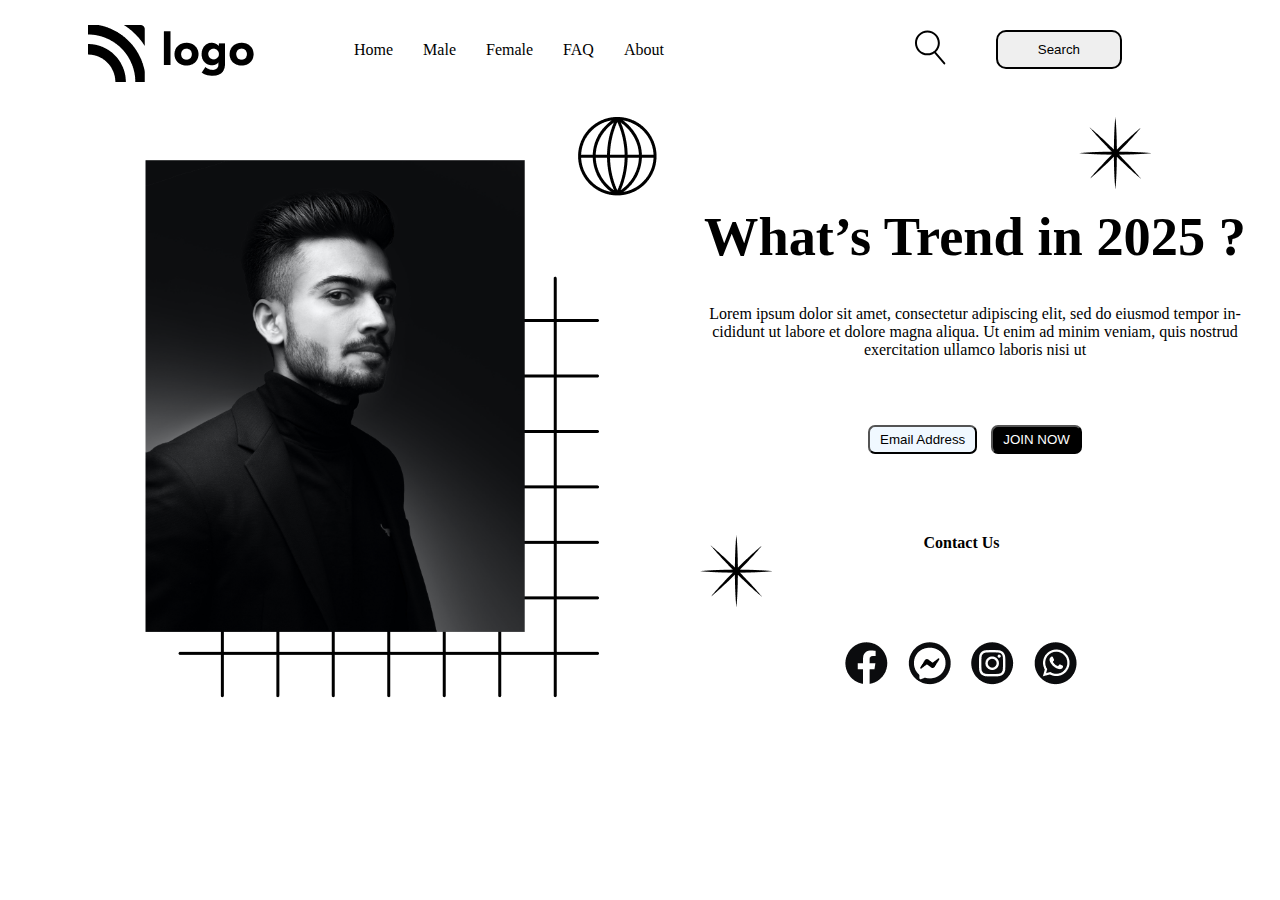
<file: Project 1/index.html>
<!DOCTYPE html>
<html lang="en">
  <head>
    <meta charset="UTF-8" />
    <meta http-equiv="X-UA-Compatible" content="IE=edge" />
    <meta name="viewport" content="width=device-width, initial-scale=1.0" />
    <!-- CSS File -->
    <link rel="stylesheet" href="style.css" />
    <!-- Font Orbiton -->
    <link rel="preconnect" href="https://fonts.googleapis.com" />
    <link rel="preconnect" href="https://fonts.gstatic.com" crossorigin />
    <link
      href="https://fonts.googleapis.com/css2?family=Orbitron:wght@400;500;600;700;800&display=swap"
      rel="stylesheet"
    />

    <!-- FONT Poppins -->
    <link rel="preconnect" href="https://fonts.googleapis.com" />
    <link rel="preconnect" href="https://fonts.gstatic.com" crossorigin />
    <link
      href="https://fonts.googleapis.com/css2?family=Poppins:wght@200;300;400;500;600;700&display=swap"
      rel="stylesheet"
    />
    <title>Document</title>
  </head>
  <body>
    <div class="container">
      <!-- Navbar Section -->
      <section aria-label="navbar">
        <nav class="navbar-container">
          <div>
            <img src="./assets/Logo.png" alt="brand-logo" />
          </div>
          <div>
            <ul class="list">
              <li class="list-item">Home</li>
              <li class="list-item">Male</li>
              <li class="list-item">Female</li>
              <li class="list-item">FAQ</li>
              <li class="list-item">About</li>
            </ul>
          </div>
          <div class="button-group">
            <div class="search-icon">
              <svg
                width="32"
                height="35"
                viewBox="0 0 32 35"
                fill="none"
                xmlns="http://www.w3.org/2000/svg"
              >
                <path
                  d="M13.42 25.34C6.56004 25.34 0.97998 19.76 0.97998 12.9C0.97998 6.03999 6.56004 0.459991 13.42 0.459991C20.28 0.459991 25.86 6.03999 25.86 12.9C25.87 19.76 20.28 25.34 13.42 25.34ZM13.42 2.44999C7.66004 2.44999 2.97998 7.13999 2.97998 12.89C2.97998 18.64 7.66004 23.33 13.42 23.33C19.18 23.33 23.86 18.64 23.86 12.89C23.86 7.13999 19.18 2.44999 13.42 2.44999Z"
                  fill="black"
                />
                <path
                  d="M30.35 34.4C30.07 34.4 29.7899 34.28 29.5899 34.05L19.75 22.53C19.39 22.11 19.44 21.48 19.86 21.12C20.28 20.76 20.91 20.81 21.27 21.23L31.11 32.75C31.47 33.17 31.42 33.8 31 34.16C30.81 34.32 30.58 34.4 30.35 34.4Z"
                  fill="black"
                />
              </svg>
            </div>
            <div><button class="nav-button">Search</button></div>
          </div>
        </nav>
      </section>
      <!-- Hero Banner Section -->
      <section aria-label="banner">
        <div class="hero-container">
          <!-- --------------- -->
          <!-- Patterns -->
          <!-- ---------------- -->
          <span class="square">
            <img src="./assets/squares.png" alt="square-pattern" />
          </span>
          <!-- Star -->
          <span class="star">
            <img src="./assets/start.png" alt="start-pattern" />
          </span>
          <!-- Globe -->
          <span class="globe">
            <img src="./assets/globe.png" alt="globe-pattern" />
          </span>
          <div>
            <img src="./assets/Image.png" alt="person-hero-iamge" />
          </div>  
          <div class="hero-container-right">
            <h1 class="hero-heading">What’s Trend in 2025 ?</h1>
            <p class="hero-description">
              Lorem ipsum dolor sit amet, consectetur adipiscing elit, sed do
              eiusmod tempor in- cididunt ut labore et dolore magna aliqua. Ut
              enim ad minim veniam, quis nostrud exercitation ullamco laboris
              nisi ut
            </p>
            <div>
              <button class="button-email">Email Address</button>
              <button class="button-join">JOIN NOW</button>
            </div>
            <div>
              <h4 class="contact-heading">Contact us</h4>
              <div class="icons">
                <span>
                  <img src="./assets/Group.png" alt="facebook-icon" />
                </span>
                <span>
                  <img src="./assets/Group (1).png" alt="messenger-icon" />
                </span>
                <span>
                  <img src="./assets/Group (2).png" alt="instagram-icon" />
                </span>
                <span>
                  <img src="./assets/Group (3).png" alt="whatsapp-icon" />
                </span>
              </div>
            </div>
          </div>
        </div>
      </section>
    </div>
  </body>
</html>
</file>
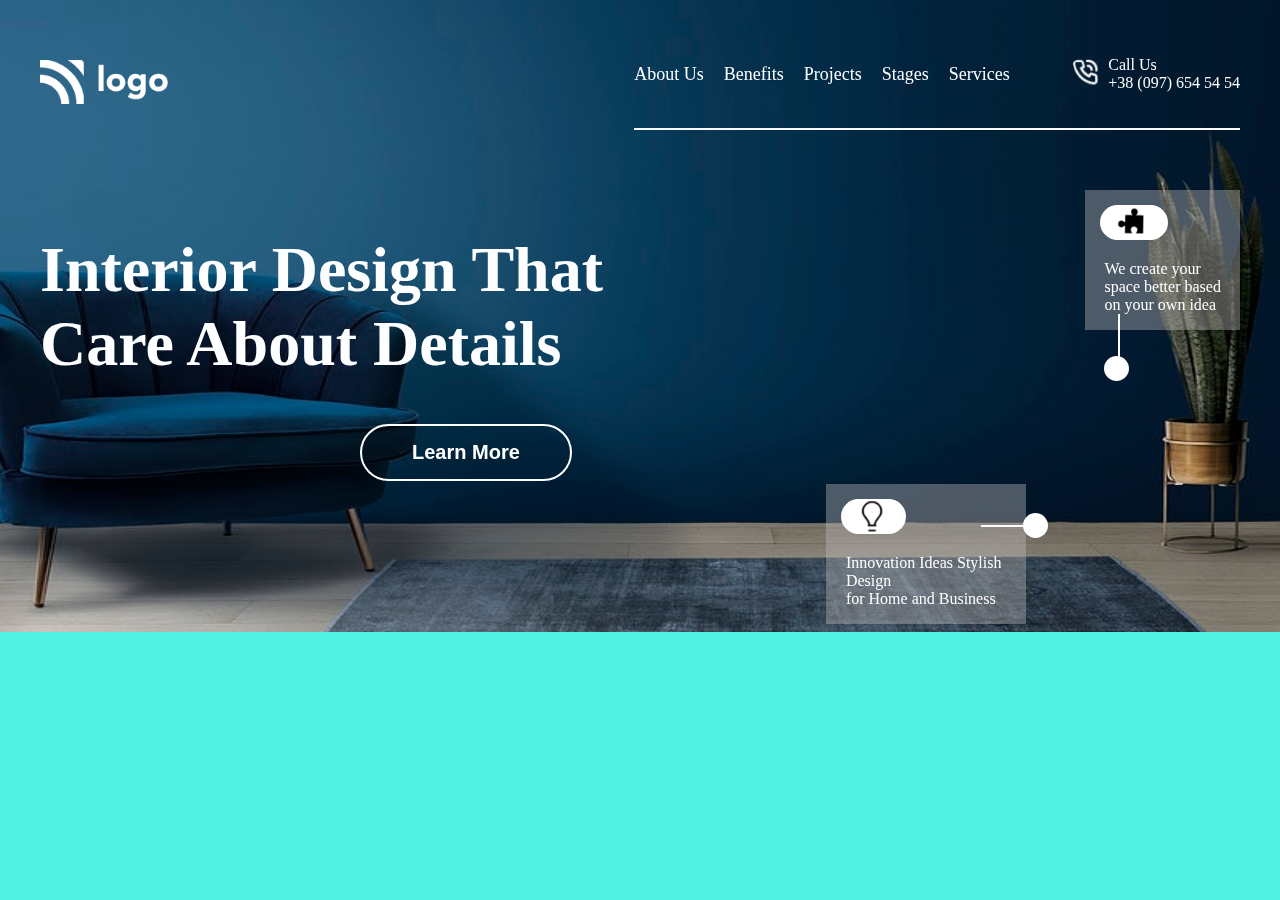
<file: Project 10/index.html>
<!DOCTYPE html>
<html lang="en">

<head>
    <meta charset="UTF-8" />
    <meta http-equiv="X-UA-Compatible" content="IE=edge" />
    <meta name="viewport" content="width=device-width, initial-scale=1.0" />
    <link rel="stylesheet" href="./styles.css" />
    <title>Document</title>
</head>

<body>
    <header class="header-class">
        <div class="logo-img">
            <img src="assets/white-logo.png" alt="logo-img" />
        </div>
        <div class="nav-items">
            <li>About Us</li>
            <li>Benefits</li>
            <li>Projects</li>
            <li>Stages</li>
            <li>Services</li>
            <div class="contact-info">
                <img src="assets/phone.png" alt="phone-img" />
                <p>Call Us <br />+38 (097)  654 54 54</p>
            </div>
        </div>
    </header>
    <middle-section class="middle-section">
        <div class="interior-design">
            <h1 class="interior-design-text">
                Interior Design That Care About Details
            </h1>
        </div>
        <div class="tag-one">
            <img src="assets/puzzle.png" alt="puzzele-img" />
            <p class="puzzle-text">
                We create your space better based on your own idea
            </p>
            <div class="line1"></div>
            <div class="circle1"></div>
        </div>
    </middle-section>
    <bottorm-section class="bottom-section">
        <div class="learn-more">
            <button>Learn More</button>
        </div>
        <div class="innovation-idea">
            <img src="assets/bulb.png" alt="innovation-img" />
            <p class="innovation-text">
                Innovation Ideas Stylish Design <br>for Home and Business
            </p>
            <div class="line2"></div>
            <div class="circle2"></div>
        </div>
    </bottorm-section>
</body>

</html>
</file>
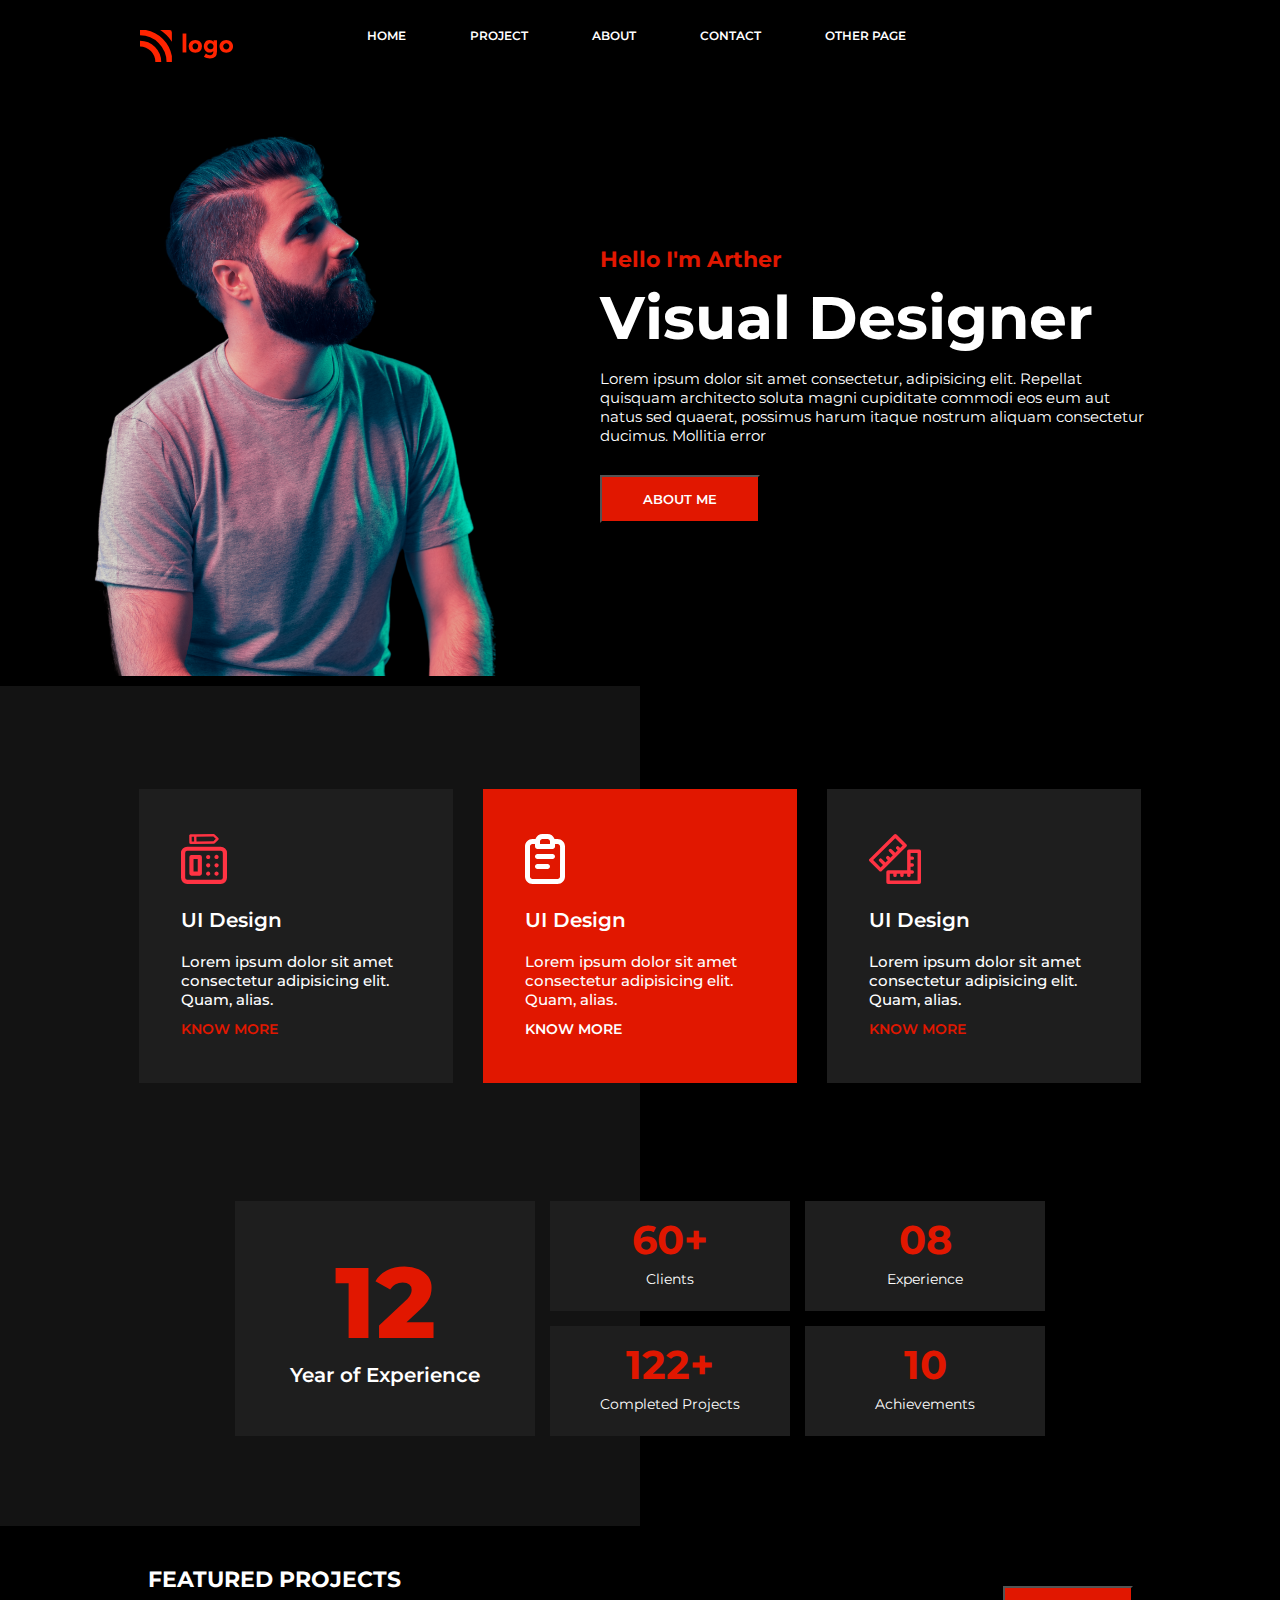
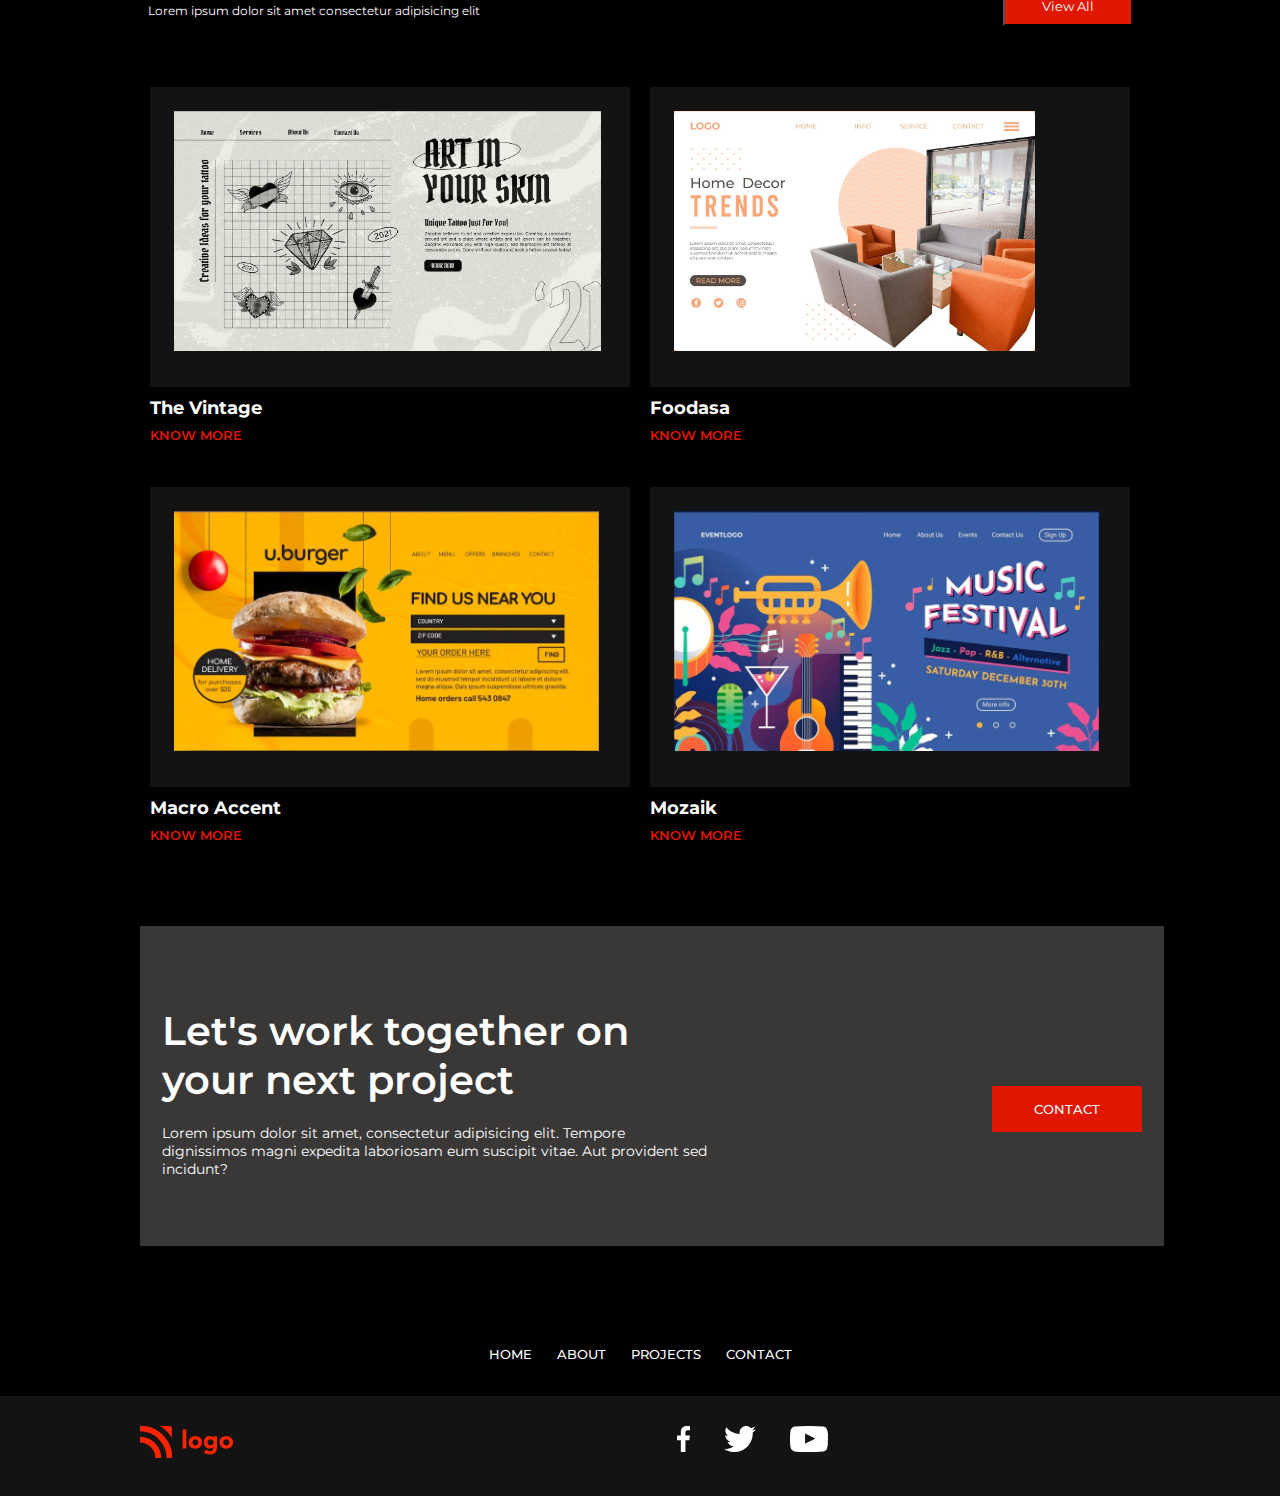
<file: project 15/index.html>
<!DOCTYPE html>
<html lang="en">
  <head>
    <meta charset="UTF-8" />
    <meta http-equiv="X-UA-Compatible" content="IE=edge" />
    <meta name="viewport" content="width=device-width, initial-scale=1.0" />
    <link rel="stylesheet" href="./style.css" />
    <title>Product Design LandingPage</title>
  </head>
  <body>
    <!-- NavBar -->

    <nav class="nav-bar">
      <div class="logo"><img src="./images/logo-red.svg" alt="" /></div>
      <div class="menu">
        <a href="">Home</a>
        <a href="">Project</a>
        <a href="">About</a>
        <a href="">Contact</a>
        <a href="">Other page</a>
      </div>
      <div class="menu-bar"><img src="./images/menu-bar.svg" alt=""></div>
    </nav>

    <!-- Hero Section -->

    <div class="hero-section">
      <div class="hero-img">
        <img src="./images/Untitled design (35).png" alt="" />
      </div>
      <div class="hero-text">
        <h4>Hello I'm Arther</h4>
        <h2>Visual Designer</h2>
        <p>
          Lorem ipsum dolor sit amet consectetur, adipisicing elit. Repellat
          quisquam architecto soluta magni cupiditate commodi eos eum aut natus
          sed quaerat, possimus harum itaque nostrum aliquam consectetur
          ducimus. Mollitia error
        </p>
        <button>About Me</button>
      </div>
    </div>

    <!-- Hero Section 2 -->

    <div class="hero-section-2">
      <div class="hero-container">
        <div class="sub-container">
          <img src="./images/Asset 1.svg" alt="" />
          <h3>UI Design</h3>
          <p>
            Lorem ipsum dolor sit amet consectetur adipisicing elit. Quam,
            alias.
          </p>
          <a href="">Know More</a>
        </div>
      </div>
      <div class="hero-container active">
        <div class="sub-container active">
          <img src="./images/Asset 2.svg" alt="" />
          <h3>UI Design</h3>
          <p>
            Lorem ipsum dolor sit amet consectetur adipisicing elit. Quam,
            alias.
          </p>
          <a href="">Know More</a>
        </div>
      </div>
      <div class="hero-container">
        <div class="sub-container">
          <img src="./images/Asset 3.svg" alt="" />
          <h3>UI Design</h3>
          <p>
            Lorem ipsum dolor sit amet consectetur adipisicing elit. Quam,
            alias.
          </p>
          <a href="">Know More</a>
        </div>
      </div>
    </div>

    <!-- Hero Section 3 -->

    <div class="hero-section-3">
      <div class="container-31">
        <h2>12</h2>
        <h4>Year of Experience</h4>
      </div>
      <div class="container-32">
        <div class="321 profile-box">
          <h3>60+</h3>
          <p>Clients</p>
        </div>
        <div class="322 profile-box">
          <h3>122+</h3>
          <p>Completed Projects</p>
        </div>
      </div>
      <div class="container-33">
        <div class="331 profile-box">
          <h3>08</h3>
          <p>Experience</p>
        </div>
        <div class="332 profile-box">
          <h3>10</h3>
          <p>Achievements</p>
        </div>
      </div>
    </div>
    <!-- Project Section -->

    <div class="project-section">
      <div class="text-container">
        <div class="project-text">
          <h3>Featured Projects</h3>
          <p>Lorem ipsum dolor sit amet consectetur adipisicing elit</p>
        </div>
        <button>View All</button>
      </div>
      <div class="all-cards">
        <div class="project-card">
          <div class="cards">
            <div><img src="./images/project-1.jpg" alt="" /></div>
            <h3>The Vintage</h3>
            <a href="">Know More</a>
          </div>
          <div class="cards">
            <div><img src="./images/project-2.jpg" alt="" /></div>
            <h3>Macro Accent</h3>
            <a href="">Know More</a>
          </div>
        </div>
        <div class="project-card">
          <div class="cards">
            <div><img src="./images/project-3.jpg" alt="" /></div>
            <h3>Foodasa</h3>
            <a href="">Know More</a>
          </div>
          <div class="cards">
            <div><img src="./images/project-4.jpg" alt="" /></div>
            <h3>Mozaik</h3>
            <a href="">Know More</a>
          </div>
        </div>
      </div>
    </div>

    <!-- Lower Section -->

    <div class="lower-section">
      <div class="lower-text">
        <h3>Let's work together on your next project</h3>
        <p>
          Lorem ipsum dolor sit amet, consectetur adipisicing elit. Tempore
          dignissimos magni expedita laboriosam eum suscipit vitae. Aut
          provident sed incidunt?
        </p>
      </div>
      <div><button>Contact</button></div>
    </div>

    <!-- Last Section -->
    <div class="last-section">
      <h4>Home</h4>
      <h4>About</h4>
      <h4>Projects</h4>
      <h4>Contact</h4>
    </div>
  </body>

  <!-- Footer -->

  <footer>
    <div class="logo"><img src="./images/logo-red.svg" alt=""></div>
    <div class="s-media">
      <img src="./images/fb.svg" alt="">
      <img src="./images/twitter.svg" alt="">
      <img src="./images/yt.svg" alt="">
    </div>
  </footer>
</html>
</file>
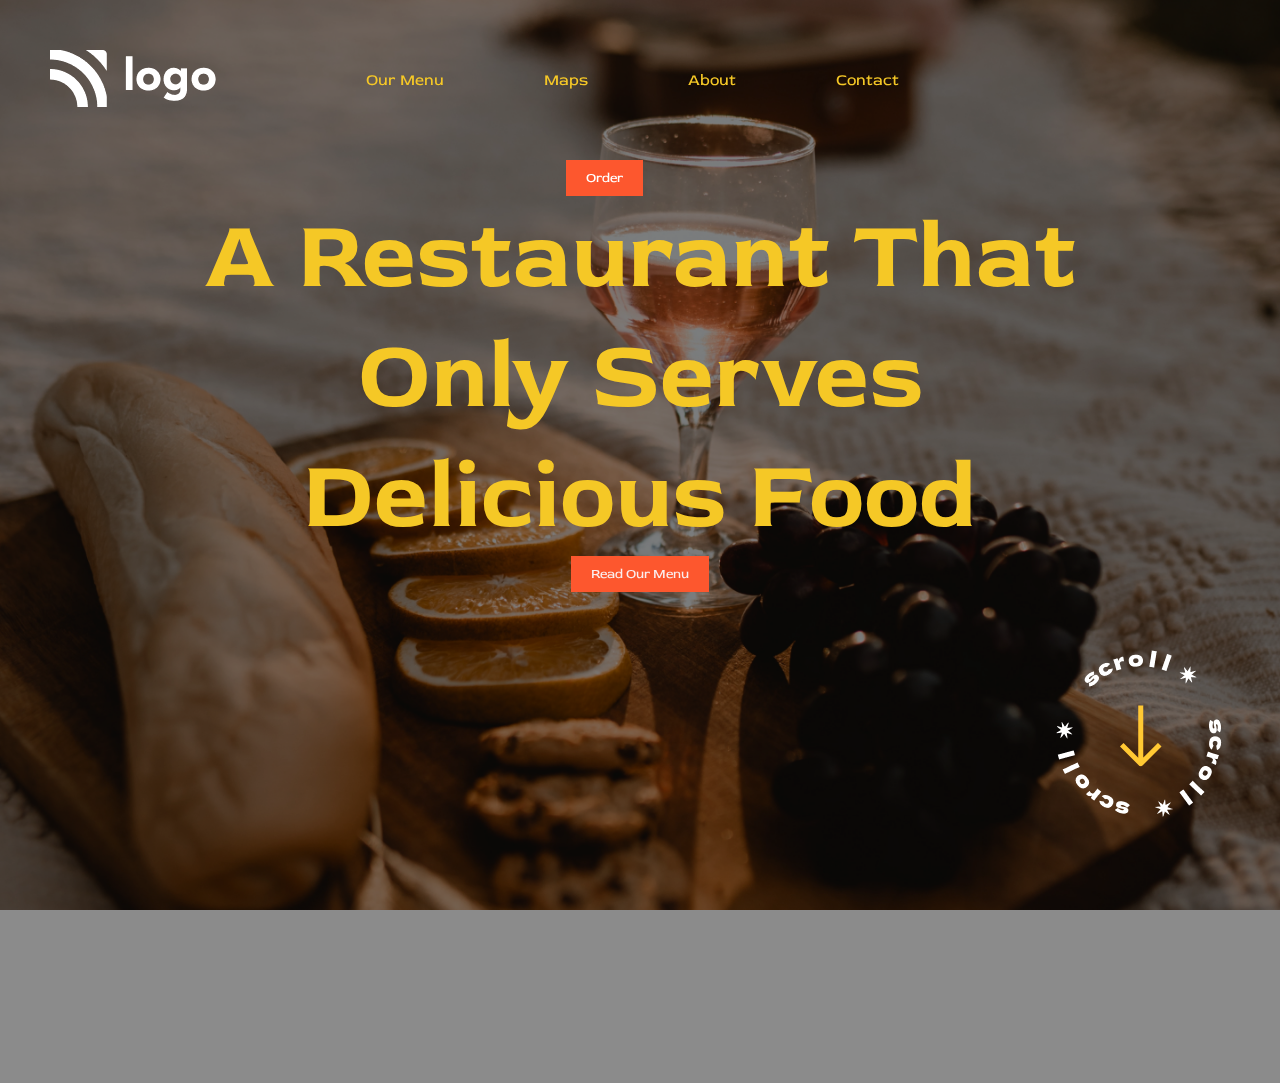
<file: Project 2/index.html>
<!DOCTYPE html>
<html lang="en">
  <head>
    <meta charset="UTF-8" />
    <meta http-equiv="X-UA-Compatible" content="IE=edge" />
    <meta name="viewport" content="width=device-width, initial-scale=1.0" />
    <link rel="stylesheet" href="style.css" />
    <!-- Red Rose Font -->
    <link rel="preconnect" href="https://fonts.googleapis.com" />
    <link rel="preconnect" href="https://fonts.gstatic.com" crossorigin />
    <link
      href="https://fonts.googleapis.com/css2?family=Red+Rose:wght@300;400;500;600;700&display=swap"
      rel="stylesheet"
    />
    <!-- Dela Font -->
    <link rel="preconnect" href="https://fonts.googleapis.com" />
    <link rel="preconnect" href="https://fonts.gstatic.com" crossorigin />
    <link
      href="https://fonts.googleapis.com/css2?family=Dela+Gothic+One&display=swap"
      rel="stylesheet"
    />
    <title>Document</title>
  </head>
  <body>
    <div class="container">
      <section aria-label="navbar">
        <nav class="navbar">
          <div>
            <img src="./assets/white-logo.png" alt="logo" class="logo" />
          </div>
          <div>
            <ul class="list">
              <li class="list-item">Our Menu</li>
              <li class="list-item">Maps</li>
              <li class="list-item">About</li>
              <li class="list-item">Contact</li>
            </ul>
          </div>
          <div>
            <button class="button-small">Order</button>
          </div>
        </nav>
      </section>
      <!-- Hero Section -->
      <section aria-label="hero">
        <div class="hero">
          <h1 class="hero-heading">
            A Restaurant That Only Serves Delicious Food
          </h1>
          <button class="button-large">Read Our Menu</button>
          <div class="bottom">
            <div>
              <img src="./assets/scrool.png" alt="bottom-logo" />
            </div>
          </div>
        </div>
      </section>
    </div>
  </body>
</html>
</file>
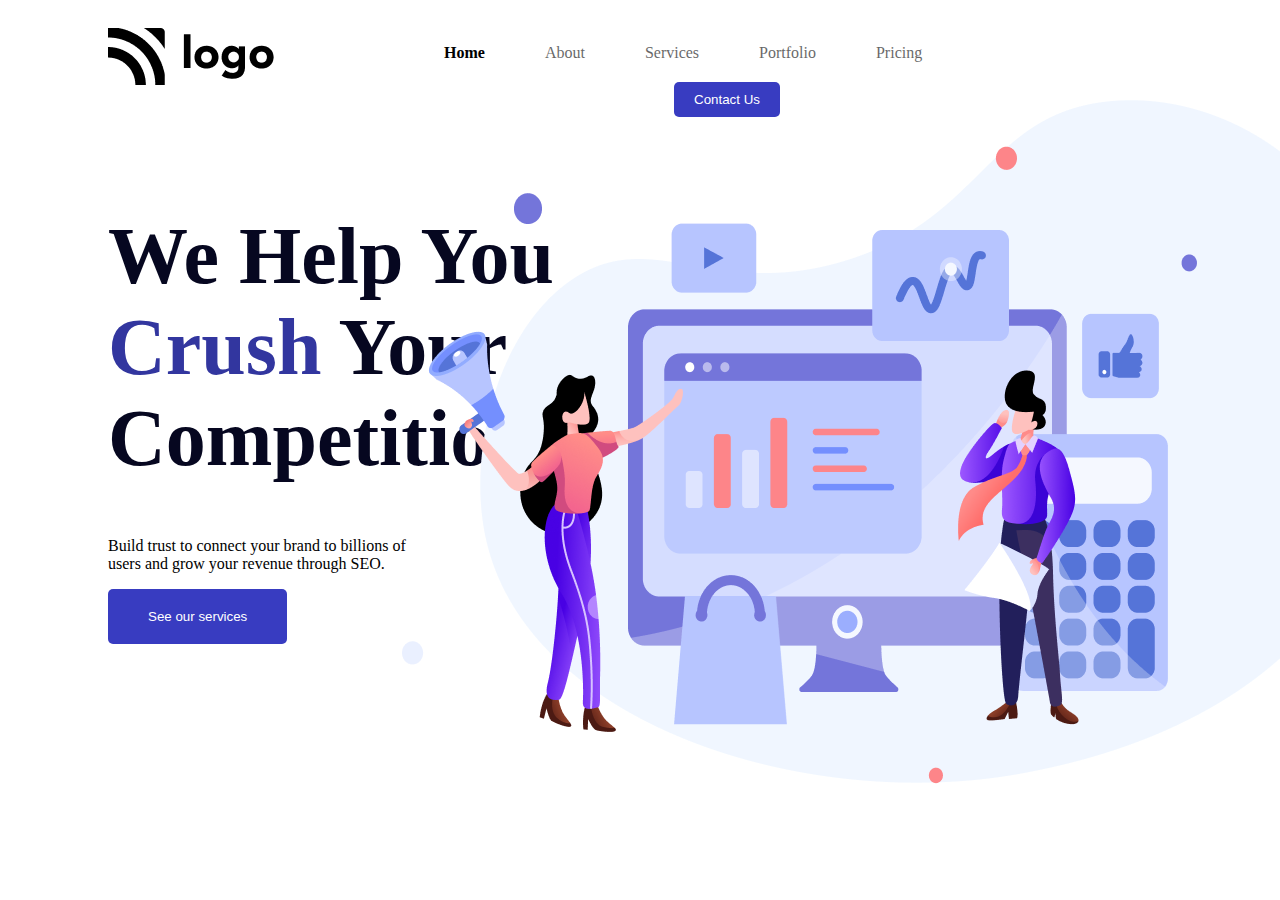
<file: Project 4/index.html>
<!DOCTYPE html>
<html lang="en">
  <head>
    <meta charset="UTF-8" />
    <meta http-equiv="X-UA-Compatible" content="IE=edge" />
    <meta name="viewport" content="width=device-width, initial-scale=1.0" />
    <!-- stylesheet -->
    <link rel="stylesheet" href="style.css" />
    <!-- Font -->
    <link rel="preconnect" href="https://fonts.googleapis.com" />
    <link rel="preconnect" href="https://fonts.gstatic.com" crossorigin />
    <link
      href="https://fonts.googleapis.com/css2?family=Poppins:wght@200;300;400;500;600;700;800&display=swap"
      rel="stylesheet"
    />
    <title>Document</title>
  </head>
  <body>
    <div class="container">
      <section aria-label="navbar">
        <nav class="navbar-container">
          <div>
            <img src="./assets/Logo.png" alt="brand-logo" />
          </div>
          <div class="grow-list">
            <ul class="list">
              <li class="list-item">Home</li>
              <li class="list-item">About</li>
              <li class="list-item">Services</li>
              <li class="list-item">Portfolio</li>
              <li class="list-item">Pricing</li>
            </ul>
          </div>
          <div class="button-group">
            <button class="nav-button">Contact Us</button>
          </div>
        </nav>
      </section>
      <!-- Banner -->
      <section aria-label="banner">
        <div class="banner-container">
          <!-- Left text -->
          <div>
            <h1 class="heading-text">
              We Help You <span>Crush</span> Your Competition
            </h1>
            <p class="description">
              Build trust to connect your brand to billions of users and grow
              your revenue through SEO.
            </p>
            <button class="nav-button btn">See our services</button>
          </div>
          <!-- Right Text -->
          <div>
            <img src="./assets/Header Illustration.png" alt="illustration" />
          </div>
        </div>
      </section>
    </div>
  </body>
</html>
</file>
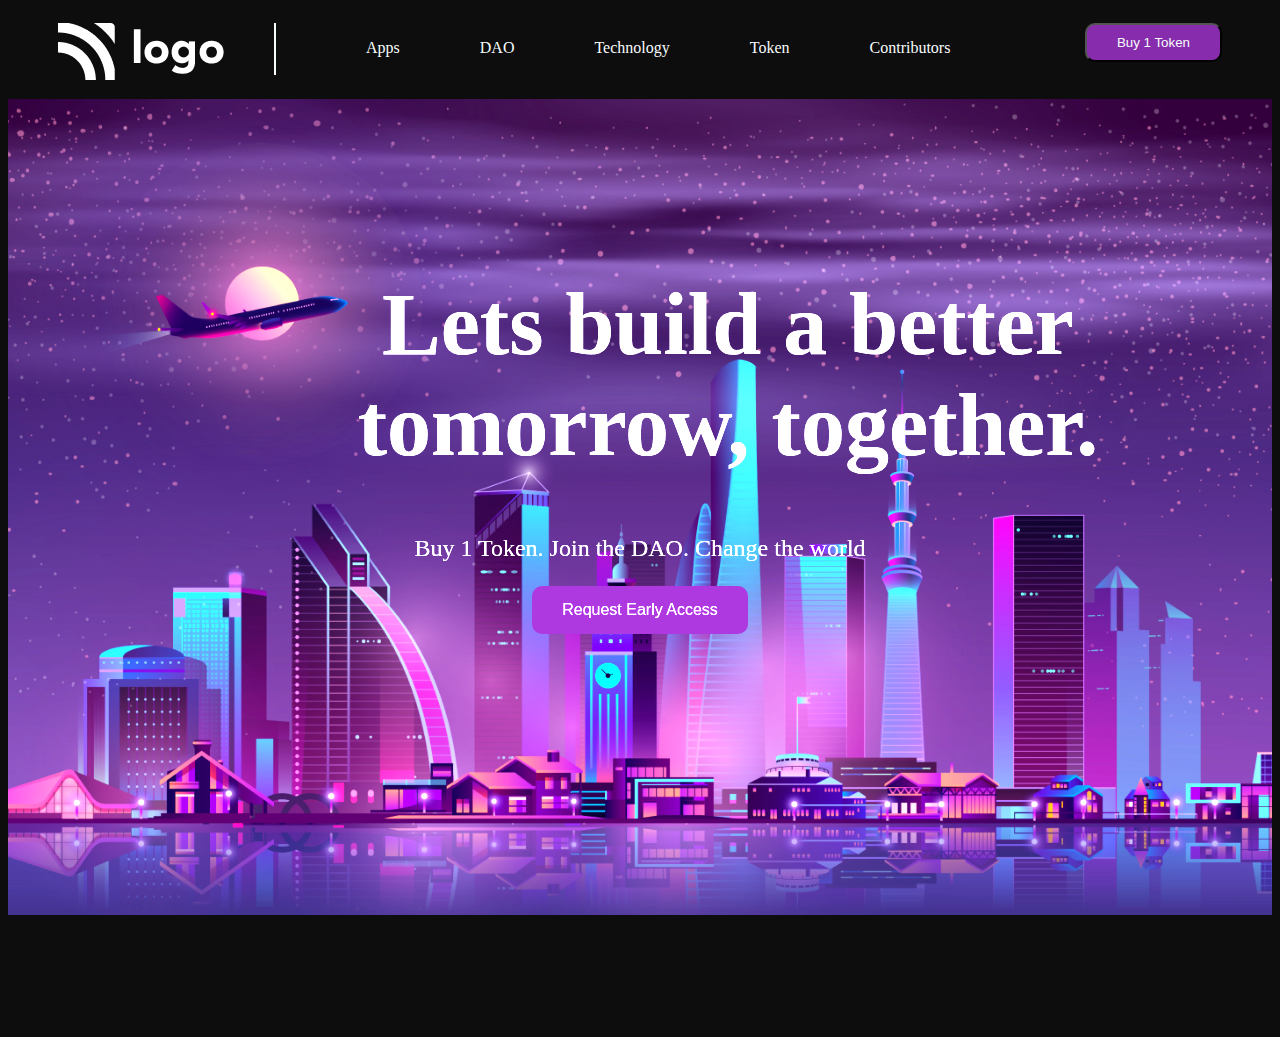
<file: Project 5/index.html>
<!DOCTYPE html>
<html lang="en">
  <head>
    <meta charset="UTF-8" />
    <meta http-equiv="X-UA-Compatible" content="IE=edge" />
    <meta name="viewport" content="width=device-width, initial-scale=1.0" />
    <link rel="stylesheet" href="style.css" />
    <link rel="preconnect" href="https://fonts.googleapis.com" />
    <link rel="preconnect" href="https://fonts.gstatic.com" crossorigin />
    <link
      href="https://fonts.googleapis.com/css2?family=Poppins:wght@200;300;400;500;600;700;800&display=swap"
      rel="stylesheet"
    />
    <link rel="preconnect" href="https://fonts.googleapis.com" />
    <link rel="preconnect" href="https://fonts.gstatic.com" crossorigin />
    <link
      href="https://fonts.googleapis.com/css2?family=Montserrat:wght@600;700;800&display=swap"
      rel="stylesheet"
    />

    <title>Document</title>
  </head>
  <body>
    <div class="container">
      <section aria-label="navbar">
        <nav class="navbar">
          <div>
            <img src="./assets/white-logo.png" alt="logo" class="logo" />
          </div>
          <div class="line"></div>
          <div class="grow-list">
            <ul class="list">
              <li class="list-item">Apps</li>
              <li class="list-item">DAO</li>
              <li class="list-item">Technology</li>
              <li class="list-item">Token</li>
              <li class="list-item">Contributors</li>
            </ul>
          </div>
          <div>
            <button class="button-small">Buy 1 Token</button>
          </div>
        </nav>
      </section>
      <!-- Hero Section -->
      <section aria-label="hero">
        <div class="hero">
          <h1 class="hero-heading">Lets build a better tomorrow, together.</h1>
          <p class="hero-description">
            Buy 1 Token. Join the DAO. Change the world
          </p>
          <button class="button-large">Request Early Access</button>
        </div>
      </section>
    </div>
  </body>
</html>
</file>
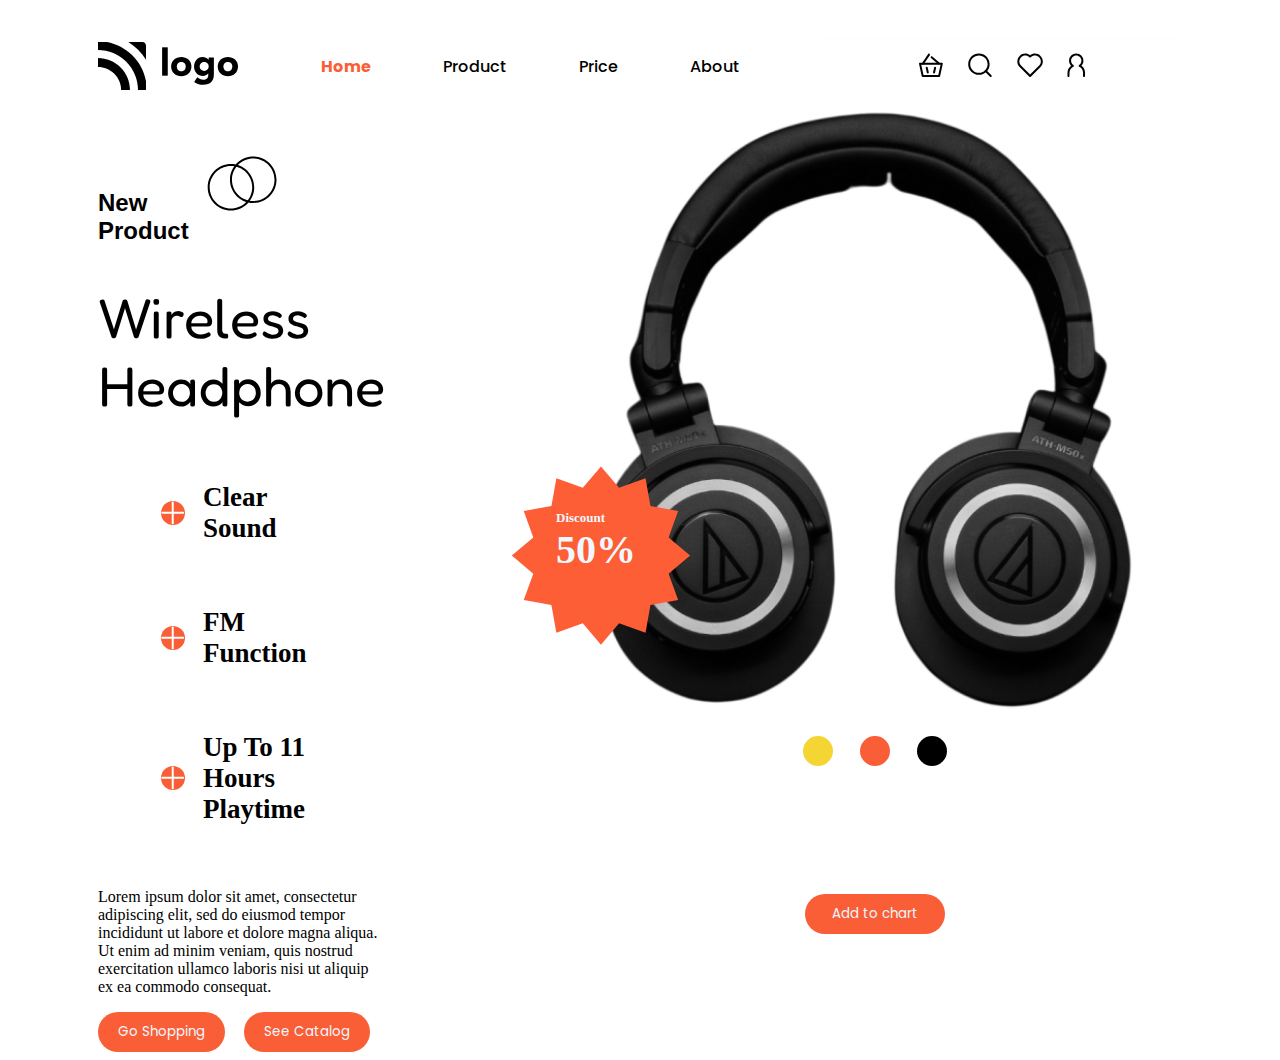
<file: Project 7/index.html>
<!DOCTYPE html>
<html lang="en">

<head>
  <meta charset="UTF-8" />
  <meta http-equiv="X-UA-Compatible" content="IE=edge" />
  <meta name="viewport" content="width=device-width, initial-scale=1.0" />
  <link rel="stylesheet" href="css/index.css" />
  <link rel="preconnect" href="https://fonts.googleapis.com" />
  <link rel="preconnect" href="https://fonts.gstatic.com" crossorigin />
  <link href="https://fonts.googleapis.com/css2?family=Fredoka+One&family=Poppins&display=swap" rel="stylesheet" />
  <title>Product Home Page</title>
</head>

<body>
  <nav>
    <img src="./images/logo.svg" alt="logo" />
    <div class="nav-items">
      <h5 class="nav-item active-item">Home</h5>
      <h5 class="nav-item">Product</h5>
      <h5 class="nav-item">Price</h5>
      <h5 class="nav-item">About</h5>
    </div>
    <img src="./images/actions.svg" alt="actions" />
  </nav>
  <div class="intro-section">
    <div class="left-section">
      <h3>
        New Product
        <img src="./images/circles.svg" alt="circles" />
      </h3>
      <h1>Wireless Headphone</h1>
      <div class="sub-headlines">
        <h5 class="sub-headline">
          <img src="./images/plus.svg" alt="plus" /> Clear Sound
        </h5>
        <h5 class="sub-headline">
          <img src="./images/plus.svg" alt="plus" /> FM Function
        </h5>
        <h5 class="sub-headline">
          <img src="./images/plus.svg" alt="plus" /> Up To 11 Hours Playtime
        </h5>
      </div>
      <p class="text">
        Lorem ipsum dolor sit amet, consectetur adipiscing elit, sed do
        eiusmod tempor incididunt ut labore et dolore magna aliqua. Ut enim ad
        minim veniam, quis nostrud exercitation ullamco laboris nisi ut
        aliquip ex ea commodo consequat.
      </p>
      <div class="action-btns">
        <button class="action-btn">Go Shopping</button>
        <button class="action-btn">See Catalog</button>
      </div>
    </div>
    <div class="right-section">
      <div class="headphone-div">
        <img src="./images/discount.svg" alt="discount" class="discount" />
        <div class="discount-content">
          <h4>Discount</h4>
          <h1>50%</h1>
        </div>
        <img src="./images/headphones.jpg" alt="headphone" />
      </div>
      <div class="dots">
        <div class="dot yellow-dot"></div>
        <div class="dot tomato-dot"></div>
        <div class="dot black-dot"></div>
      </div>
      <button class="action-btn">Add to chart</button>
    </div>
  </div>
</body>

</html>
</file>
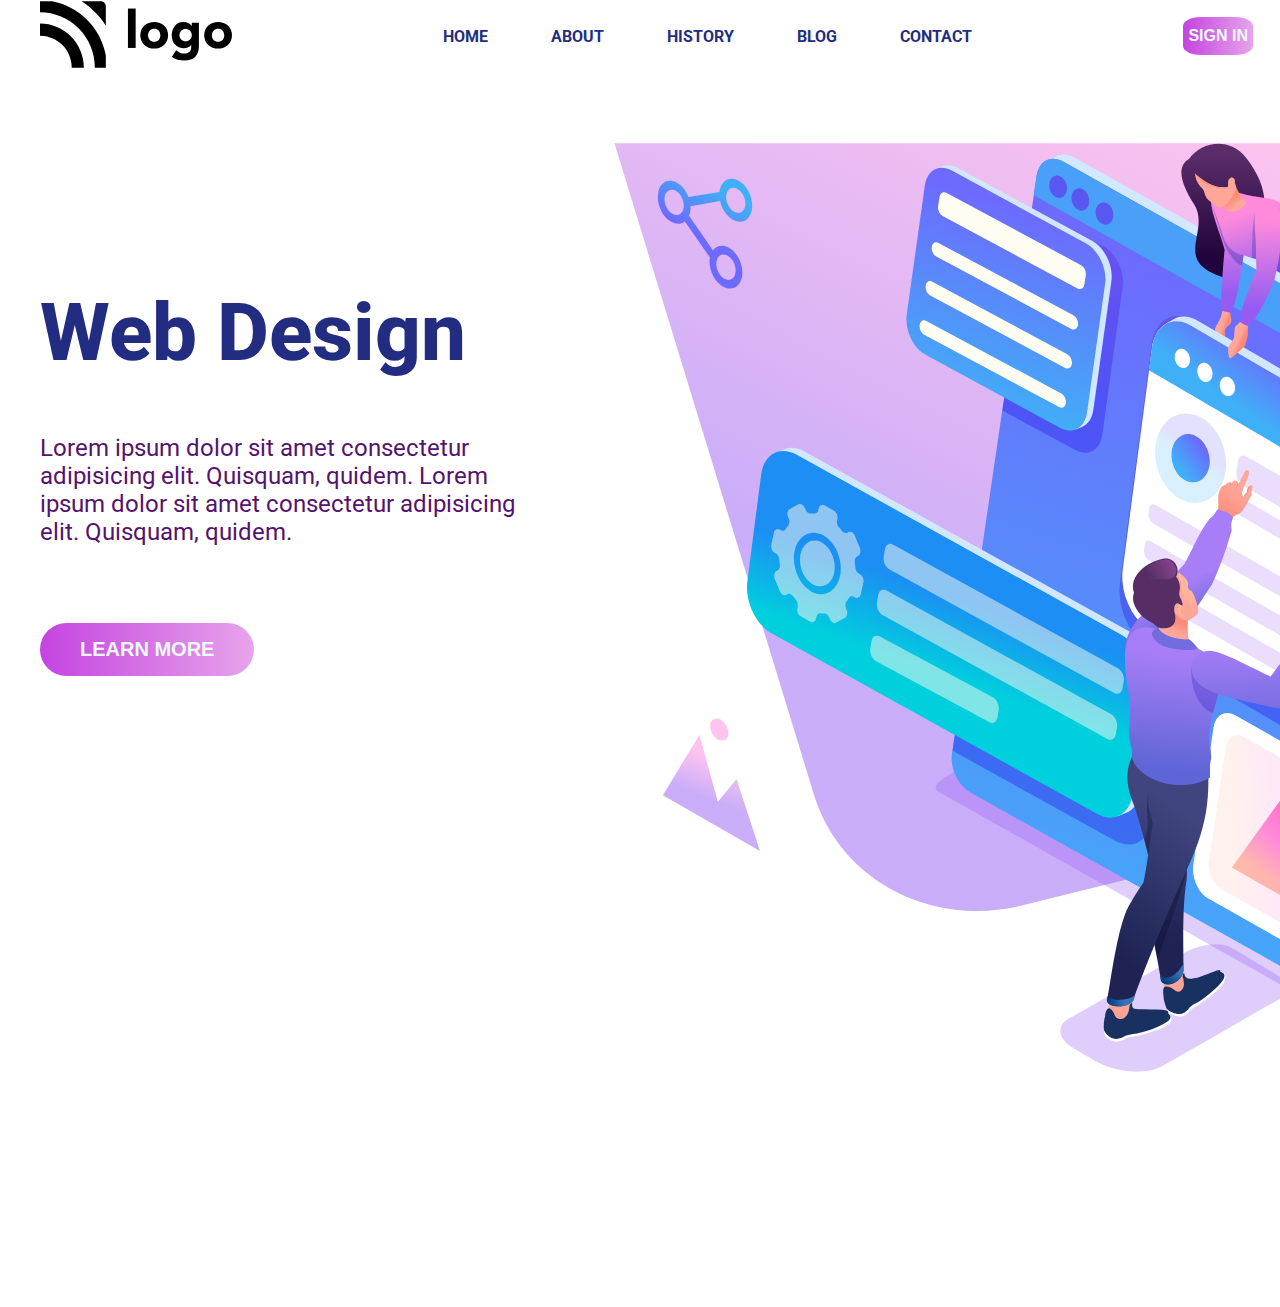
<file: Project 8/index.html>
<!DOCTYPE html>
<html lang="en">

<head>
  <meta charset="UTF-8" />
  <meta http-equiv="X-UA-Compatible" content="IE=edge" />
  <meta name="viewport" content="width=device-width, initial-scale=1.0" />
  <link rel="stylesheet" href="css/index.css" />
  <link rel="preconnect" href="https://fonts.googleapis.com" />
  <link rel="preconnect" href="https://fonts.gstatic.com" crossorigin />
  <link href="https://fonts.googleapis.com/css2?family=Roboto&display=swap" rel="stylesheet" />
  <title>Design Landing Page</title>
</head>

<body>
  <div class="main-div">
    <nav>
      <div>
        <img src="./images/logo.svg" alt="logo" />
      </div>
      <div class="nav-items">
        <h5 class="nav-item">HOME</h5>
        <h5 class="nav-item">ABOUT</h5>
        <h5 class="nav-item">HISTORY</h5>
        <h5 class="nav-item">BLOG</h5>
        <h5 class="nav-item">CONTACT</h5>
      </div>
      <button class="signin-btn">SIGN IN</button>
    </nav>
    <div class="intro-section">
      <div class="left-section">
        <h1>Web Design</h1>
        <h4>
          Lorem ipsum dolor sit amet consectetur adipisicing elit. Quisquam,
          quidem. Lorem ipsum dolor sit amet consectetur adipisicing elit.
          Quisquam, quidem.
        </h4>
        <button class="learn-more-btn">LEARN MORE</button>
      </div>
      <div class="imgs-div">
        <img src="./images/vector.svg" alt="vector-img" class="vector-img" />
        <img src="./images/vector-dot.svg" alt="vector-dot" class="vector-dot" />
        <img src="./images/intro-img.svg" alt="intro-img" />
      </div>
    </div>
  </div>
</body>

</html>
</file>
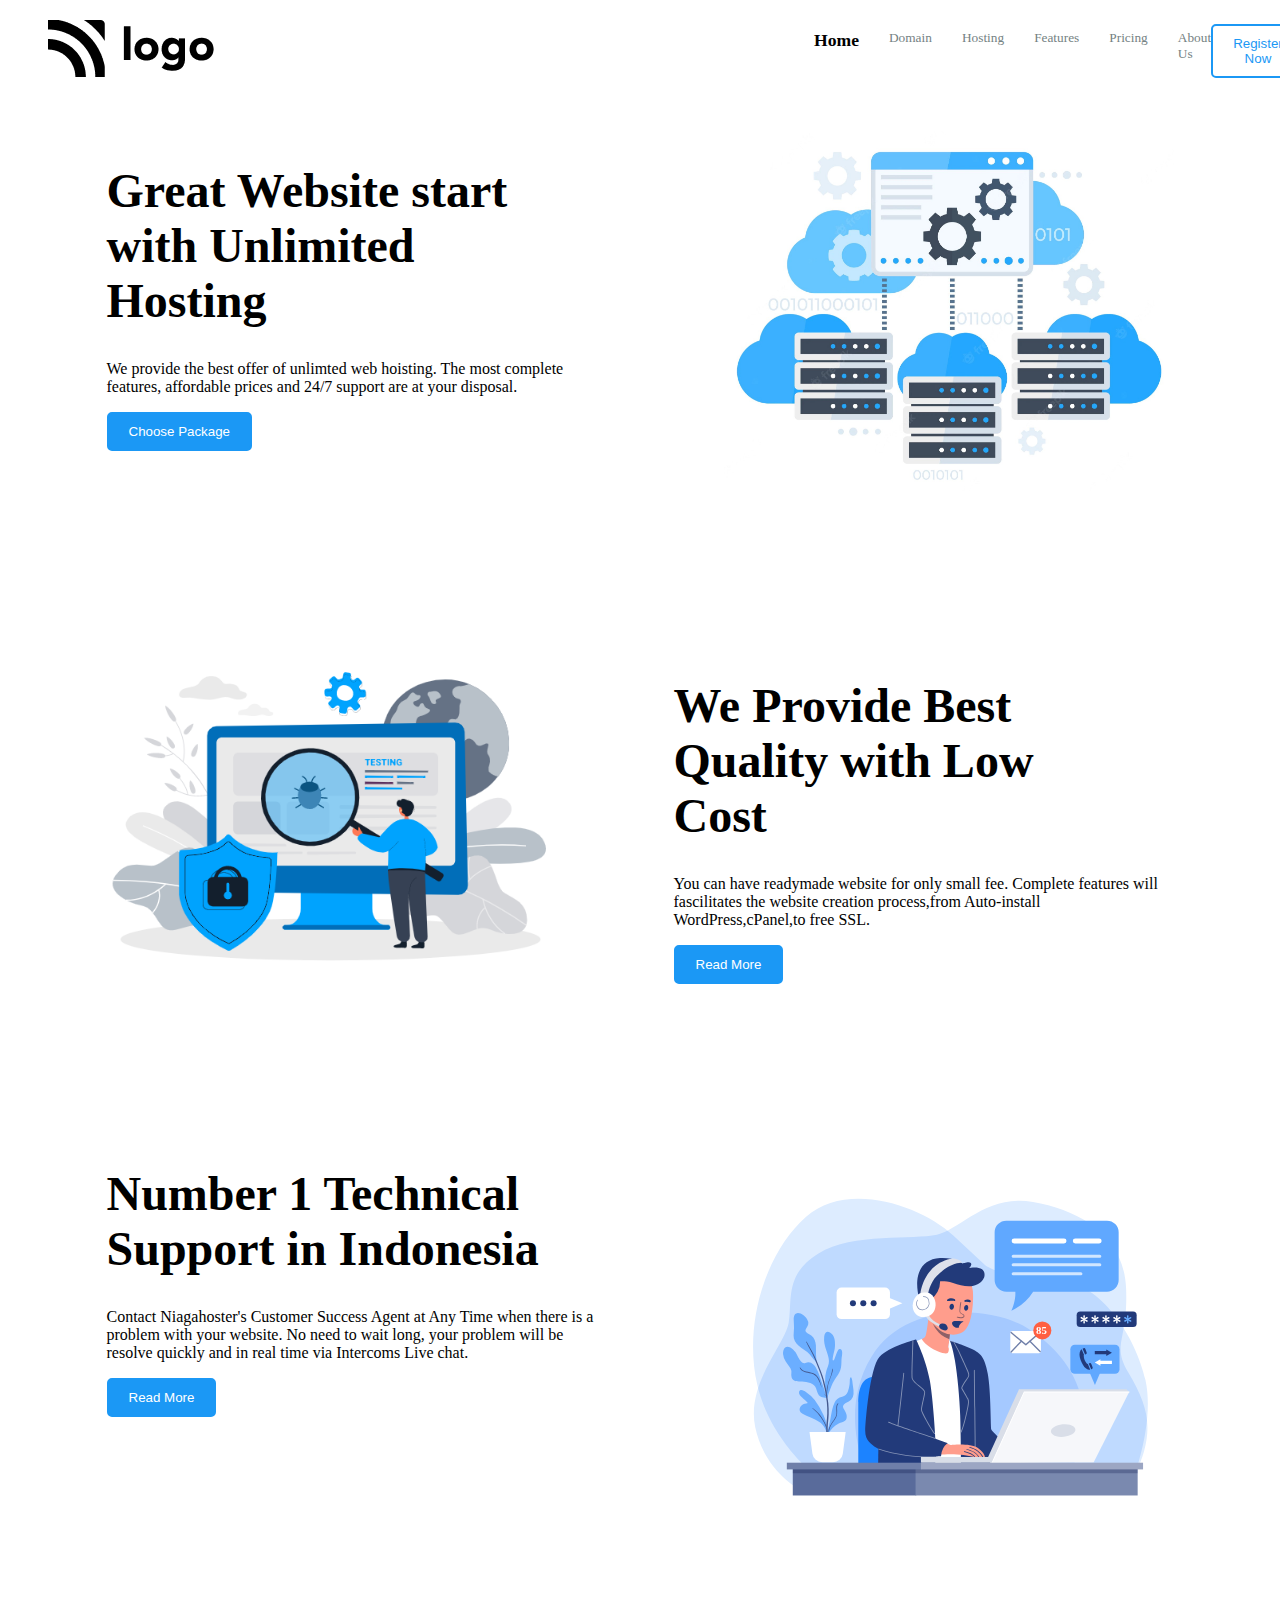
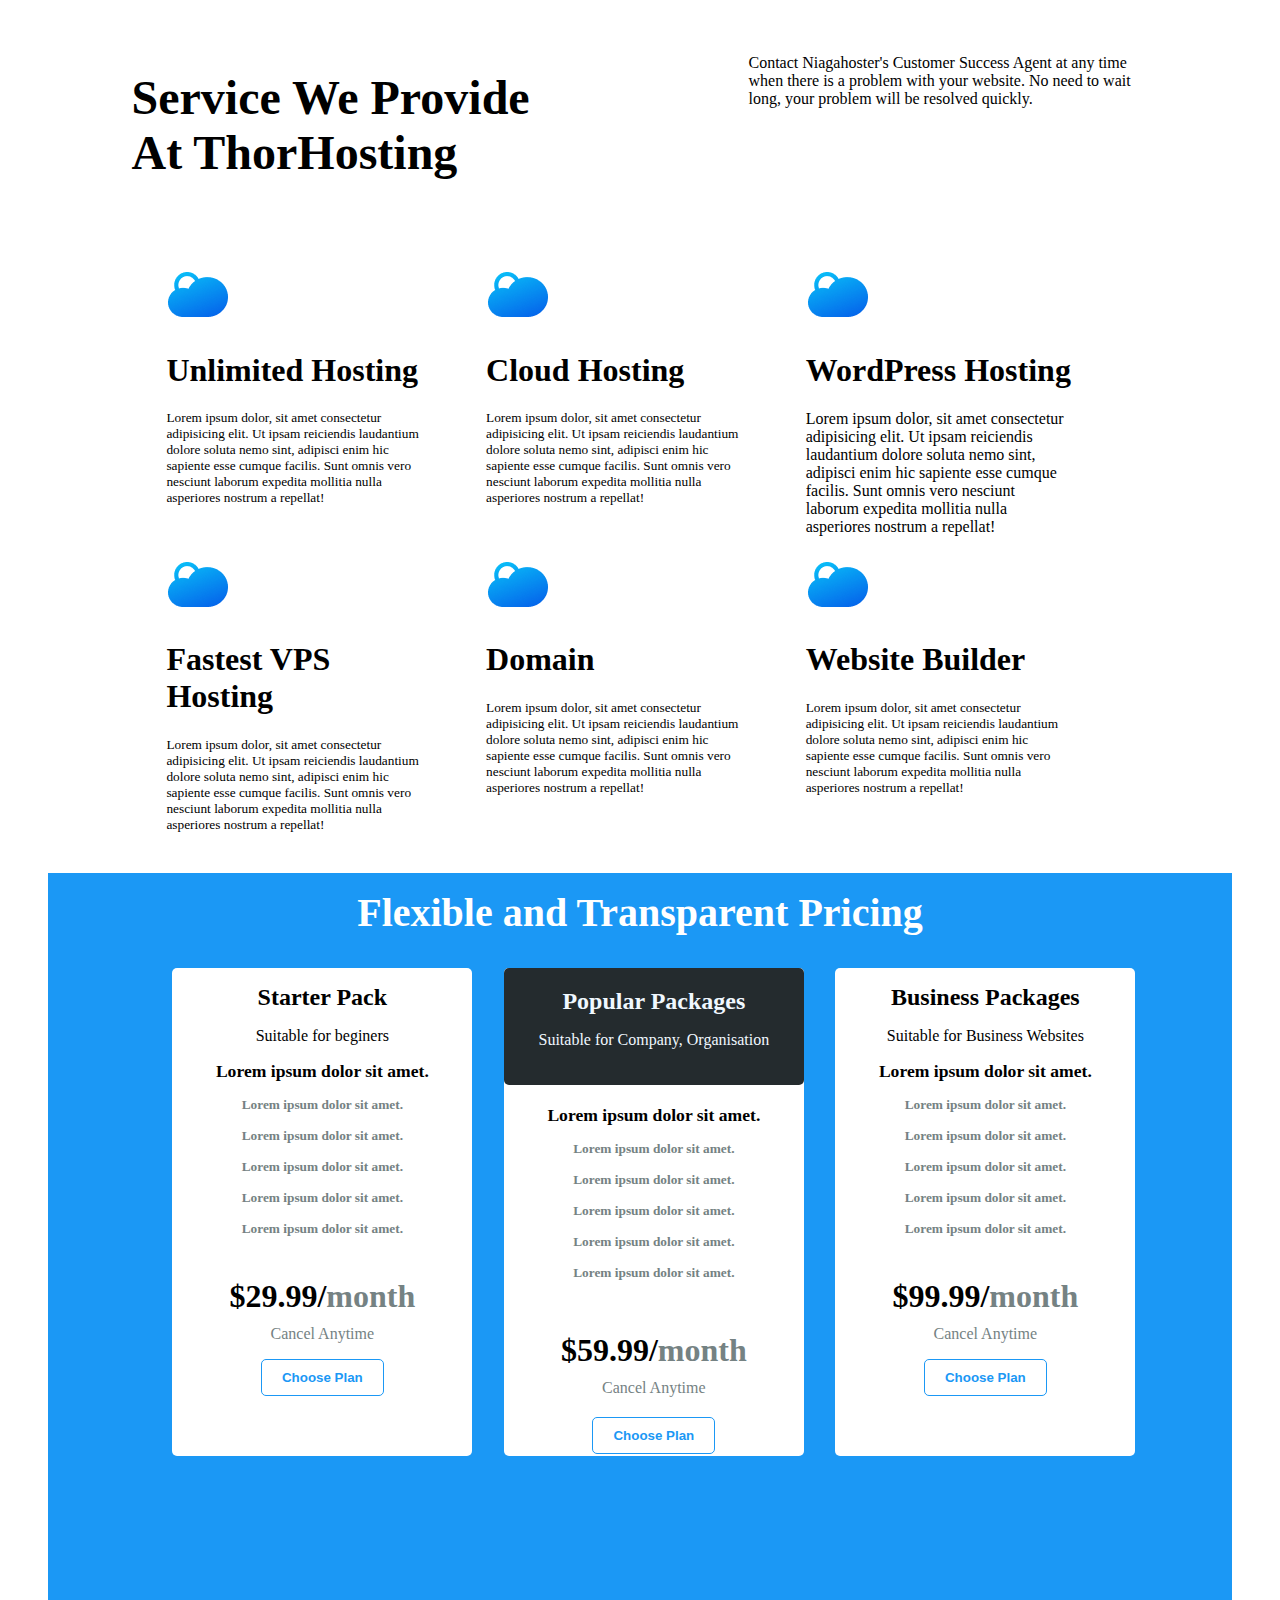
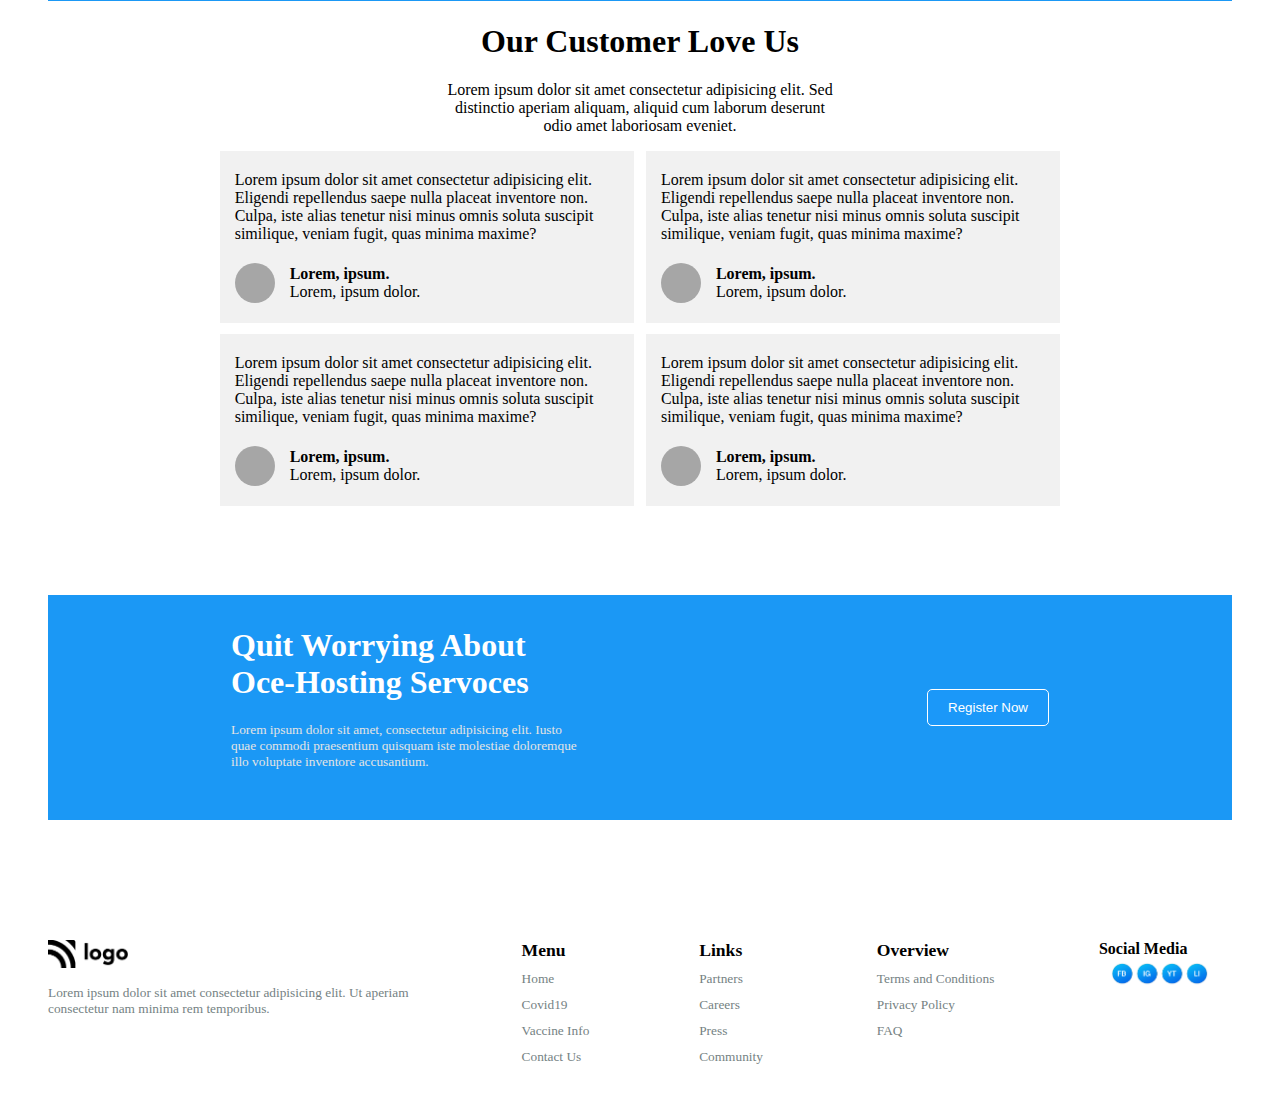
<file: Project 11/Ineuron-Javascript-Development-Live-Class-Project-11-master/index.html>
<!DOCTYPE html>
<html lang="en">

<head>
    <meta charset="UTF-8">
    <meta http-equiv="X-UA-Compatible" content="IE=edge">
    <meta name="viewport" content="width=device-width, initial-scale=1.0">
    <link rel="stylesheet" href="./style.css">
    <title>Project 11</title>
</head>

<body>
    <div class="container">
        <div class="navbar">
            <div class="navbar-image">
                <img src="./assets/Logo.png" alt="navbar=logo-image">
            </div>
            <div class="nav-list">
                <li class="list-items">Home</li>
                <li class="list-items">Domain</li>
                <li class="list-items">Hosting</li>
                <li class="list-items">Features</li>
                <li class="list-items">Pricing</li>
                <li class="list-items">About Us</li>
            </div>
            <div class="navbar-button">
                <button class="register-now">Register Now</button>
            </div>
        </div>
        <!-- ------------------------------------------------------------------- -->
        <div class="website-start">
            <div class="website-start-text">
                <h1 class="start-text">Great Website start with Unlimited Hosting</h1>
                <p class="start-test-about">
                    We provide the best offer of unlimted web hoisting. The most complete features, affordable prices
                    and 24/7 support are at your disposal.
                </p>
                <button class="start-text-button">Choose Package</button>
            </div>
            <div class="website-start-image">
                <div class="server-image">
                    <img src="./assets/server-control-panel-hosting-software-vector-illustration_116137-337.jpg"
                        alt="test-server-image">
                </div>
            </div>
        </div>
        <!-- ------------------------------------------------------------------ -->
        <div class="quality-cost">
            <div class="quality-cost-image">
                <img src="./assets/second-image.png" alt="quality-cost-image">
            </div>
            <div class="quality-cost-text">
                <h1 class="heading-text">
                    We Provide Best Quality with Low Cost
                </h1>
                <p class="quality-cost-text">
                    You can have readymade website for only small fee. Complete features will fascilitates the website
                    creation process,from Auto-install WordPress,cPanel,to free SSL.
                </p>
                <button class="quality-cost-button">
                    Read More
                </button>
            </div>
        </div>
        <!-- ------------------------------------------------------------------ -->
        <div class="technical-suport">
            <div class="technical-support-text">
                <h1 class="technical-support-heading">
                    Number 1 Technical Support in Indonesia
                </h1>
                <P class="technical-support-text">
                    Contact Niagahoster's Customer Success Agent at Any Time when there is a problem with your website.
                    No need to wait long, your problem will be resolve quickly and in real time via Intercoms Live chat.
                </P>
                <button class="technical-support-button">Read More</button>
            </div>
            <div class="technical-support-image">
                <img src="./assets/technical support illustration-01.svg" alt="quality-cost-image">
            </div>
        </div>
        <!-- ------------------------------------------------------------------ -->
        <div class="thor-heading-class">
            <div class="thor-hosting-heading">
                <h1 class="thor-heading">
                    Service We Provide At ThorHosting
                </h1>
                <p class="thor-text">
                    Contact Niagahoster's Customer Success Agent at any time when there is a problem with your website.
                    No need to wait long, your problem will be resolved quickly.
                </p>
            </div>
        </div>
        <div class="thor-hosting">
            <div class="thor-hosting-label1">
                <img src="./assets/Cloud.png" alt="cloud-image" class="cloud-image">
                <h1 class="thor-label-heading">Unlimited Hosting</h1>
                <p class="thor-text">Lorem ipsum dolor, sit amet consectetur adipisicing elit. Ut ipsam reiciendis
                    laudantium dolore soluta nemo sint, adipisci enim hic sapiente esse cumque facilis. Sunt omnis vero
                    nesciunt laborum expedita mollitia nulla asperiores nostrum a repellat!</p>
            </div>
            <div class="thor-hosting-label1">
                <img src="./assets/Cloud.png" alt="cloud-image" class="cloud-image">
                <h1 class="thor-label-heading">Cloud Hosting</h1>
                <p class="thor-text">Lorem ipsum dolor, sit amet consectetur adipisicing elit. Ut ipsam reiciendis
                    laudantium dolore soluta nemo sint, adipisci enim hic sapiente esse cumque facilis. Sunt omnis vero
                    nesciunt laborum expedita mollitia nulla asperiores nostrum a repellat!</p>
            </div>
            <div class="thor-hosting-label13">
                <img src="./assets/Cloud.png" alt="cloud-image" class="cloud-image">
                <h1 class="thor-label-heading">WordPress Hosting</h1>
                <p class="thor-text">Lorem ipsum dolor, sit amet consectetur adipisicing elit. Ut ipsam reiciendis
                    laudantium dolore soluta nemo sint, adipisci enim hic sapiente esse cumque facilis. Sunt omnis vero
                    nesciunt laborum expedita mollitia nulla asperiores nostrum a repellat!</p>
            </div>
            <div class="thor-hosting-label1">
                <img src="./assets/Cloud.png" alt="cloud-image" class="cloud-image">
                <h1 class="thor-label-heading">Fastest VPS Hosting</h1>
                <p class="thor-text">Lorem ipsum dolor, sit amet consectetur adipisicing elit. Ut ipsam reiciendis
                    laudantium dolore soluta nemo sint, adipisci enim hic sapiente esse cumque facilis. Sunt omnis vero
                    nesciunt laborum expedita mollitia nulla asperiores nostrum a repellat!</p>
            </div>
            <div class="thor-hosting-label1">
                <img src="./assets/Cloud.png" alt="cloud-image" class="cloud-image">
                <h1 class="thor-label-heading">Domain</h1>
                <p class="thor-text">Lorem ipsum dolor, sit amet consectetur adipisicing elit. Ut ipsam reiciendis
                    laudantium dolore soluta nemo sint, adipisci enim hic sapiente esse cumque facilis. Sunt omnis vero
                    nesciunt laborum expedita mollitia nulla asperiores nostrum a repellat!</p>
            </div>
            <div class="thor-hosting-label1">
                <img src="./assets/Cloud.png" alt="cloud-image" class="cloud-image">
                <h1 class="thor-label-heading">Website Builder</h1>
                <p class="thor-text">Lorem ipsum dolor, sit amet consectetur adipisicing elit. Ut ipsam reiciendis
                    laudantium dolore soluta nemo sint, adipisci enim hic sapiente esse cumque facilis. Sunt omnis vero
                    nesciunt laborum expedita mollitia nulla asperiores nostrum a repellat!</p>
            </div>
        </div>
        <!-- ------------------------------------------------------------------ -->
        <div class="pricing">
            <div class="pricing-heading">
                <h1 class="pricing-heading-text">
                    Flexible and Transparent Pricing
                </h1>

                <div class="pack-cards">
                    <div class="pack-cards1">
                        <h1 class="pack-card-header">Starter Pack</h1>
                        <p class="pack-card-text">Suitable for beginers</p>
                        <div class="pack-features-class">
                            <li class="pack-features">Lorem ipsum dolor sit amet.</li>
                            <li class="pack-features">Lorem ipsum dolor sit amet.</li>
                            <li class="pack-features">Lorem ipsum dolor sit amet.</li>
                            <li class="pack-features">Lorem ipsum dolor sit amet.</li>
                            <li class="pack-features">Lorem ipsum dolor sit amet.</li>
                            <li class="pack-features">Lorem ipsum dolor sit amet.</li>
                        </div>
                        <div class="pack-price">
                            <h1 class="price-heading">
                                $29.99/<spann class="month">month</span>
                            </h1>
                            <p class="cancel">Cancel Anytime</p>
                        </div>
                        <button class="pack-button">Choose Plan</button>
                    </div>
                    <div class="pack-cards-active">
                        <div class="pack-cards2">
                            <div class="pack-cards-header-text">
                                <h1 class="pack-card-header">Popular Packages</h1>
                                <p class="pack-card-text">Suitable for Company, Organisation</p>
                            </div>
                            <div class="pack-features-class">
                                <li class="pack-features">Lorem ipsum dolor sit amet.</li>
                                <li class="pack-features">Lorem ipsum dolor sit amet.</li>
                                <li class="pack-features">Lorem ipsum dolor sit amet.</li>
                                <li class="pack-features">Lorem ipsum dolor sit amet.</li>
                                <li class="pack-features">Lorem ipsum dolor sit amet.</li>
                                <li class="pack-features">Lorem ipsum dolor sit amet.</li>
                            </div>
                            <div class="pack-price">
                                <h1 class="price-heading">
                                    $59.99/<spann class="month">month</span>
                                </h1>
                                <p class="cancel">Cancel Anytime</p>
                            </div>
                            <button class="pack-button">Choose Plan</button>
                        </div>
                    </div>
                    <div class="pack-cards1">
                        <div class="pack-cards3">
                            <h1 class="pack-card-header">Business Packages</h1>
                            <p class="pack-card-text">Suitable for Business Websites</p>
                            <div class="pack-features-class">
                                <li class="pack-features">Lorem ipsum dolor sit amet.</li>
                                <li class="pack-features">Lorem ipsum dolor sit amet.</li>
                                <li class="pack-features">Lorem ipsum dolor sit amet.</li>
                                <li class="pack-features">Lorem ipsum dolor sit amet.</li>
                                <li class="pack-features">Lorem ipsum dolor sit amet.</li>
                                <li class="pack-features">Lorem ipsum dolor sit amet.</li>
                            </div>
                            <div class="pack-price">
                                <h1 class="price-heading">
                                    $99.99/<spann class="month">month</span>
                                </h1>
                                <p class="cancel">Cancel Anytime</p>
                            </div>
                            <button class="pack-button">Choose Plan</button>
                        </div>
                    </div>
                </div>
            </div>
        </div>
        <!-- ------------------------------------------------------------------ -->
        <div class="customer-feedback">
            <div class="customer-feedback-heading">
                <h1 class="feedback-heading">
                    Our Customer Love Us
                </h1>
                <P class="feedback-text">
                    Lorem ipsum dolor sit amet consectetur adipisicing elit. Sed distinctio aperiam aliquam, aliquid cum
                    laborum deserunt odio amet laboriosam eveniet.
                </P>
            </div>
            <div class="customer-feedback-cards">
                <div class="feedback-cards">
                    <p class="feedback">Lorem ipsum dolor sit amet consectetur adipisicing elit. Eligendi repellendus
                        saepe nulla placeat inventore non. Culpa, iste alias tenetur nisi minus omnis soluta suscipit
                        similique, veniam fugit, quas minima maxime?</p>
                    <div class="feedback-cards-div">
                        <div class="circle"></span></div>
                        <div class="customer-name-address">
                            <p class="customer-name">Lorem, ipsum.</p>
                            <p class="customr-address">Lorem, ipsum dolor.</p>
                        </div>
                    </div>
                </div>
                <div class="feedback-cards">
                    <p class="feedback">Lorem ipsum dolor sit amet consectetur adipisicing elit. Eligendi repellendus
                        saepe nulla placeat inventore non. Culpa, iste alias tenetur nisi minus omnis soluta suscipit
                        similique, veniam fugit, quas minima maxime?</p>
                        <div class="feedback-cards-div">
                            <div class="circle"></span></div>
                            <div class="customer-name-address">
                                <p class="customer-name">Lorem, ipsum.</p>
                                <p class="customr-address">Lorem, ipsum dolor.</p>
                            </div>
                        </div>
                </div>
                <div class="feedback-cards">
                    <p class="feedback">Lorem ipsum dolor sit amet consectetur adipisicing elit. Eligendi repellendus
                        saepe nulla placeat inventore non. Culpa, iste alias tenetur nisi minus omnis soluta suscipit
                        similique, veniam fugit, quas minima maxime?</p>
                        <div class="feedback-cards-div">
                            <div class="circle"></span></div>
                            <div class="customer-name-address">
                                <p class="customer-name">Lorem, ipsum.</p>
                                <p class="customr-address">Lorem, ipsum dolor.</p>
                            </div>
                        </div>
                </div>
                <div class="feedback-cards">
                    <p class="feedback">Lorem ipsum dolor sit amet consectetur adipisicing elit. Eligendi repellendus
                        saepe nulla placeat inventore non. Culpa, iste alias tenetur nisi minus omnis soluta suscipit
                        similique, veniam fugit, quas minima maxime? </p>
                        <div class="feedback-cards-div">
                            <div class="circle"></span></div>
                            <div class="customer-name-address">
                                <p class="customer-name">Lorem, ipsum.</p>
                                <p class="customr-address">Lorem, ipsum dolor.</p>
                            </div>
                        </div>
                </div>
            </div>
        </div>
        <!-- ------------------------------------------------------------------ -->
        <div class="oce-hosting">
            <div class="oce-heading-text">
                <h1 class="oce-hosting-title">
                    Quit Worrying About Oce-Hosting Servoces
                </h1>
                <p class="oce-hosting-text">
                    Lorem ipsum dolor sit amet, consectetur adipisicing elit. Iusto quae commodi praesentium quisquam
                    iste molestiae doloremque illo voluptate inventore accusantium.
                </p>
            </div>
            <div class="oce-hosting-button">
                <button class="oce-buttion">Register Now</button>
            </div>
        </div>
        <!-- ------------------------------------------------------------------ -->
        <div class="footer">
            <div class="footer-logo">
                <div class="footer-logo-image">
                    <img src="./assets/Logo.png" alt="footer-logo">
                </div>
                <div class="footer-logo-text">
                    <p class="footer-text">Lorem ipsum dolor sit amet consectetur adipisicing elit. Ut aperiam
                        consectetur nam minima rem temporibus.</p>
                </div>
            </div>
            <div class="footer-menu-list">
                <li class="menu-list">Menu</li>
                <li class="menu-list">Home</li>
                <li class="menu-list">Covid19</li>
                <li class="menu-list">Vaccine Info</li>
                <li class="menu-list">Contact Us</li>
            </div>
            <div class="footer-links-list">
                <li class="links-list">Links</li>
                <li class="links-list">Partners</li>
                <li class="links-list">Careers</li>
                <li class="links-list">Press</li>
                <li class="links-list">Community</li>
            </div>
            <div class="footer-overview">
                <li class="overview-list">Overview</li>
                <li class="overview-list">Terms and Conditions</li>
                <li class="overview-list">Privacy Policy</li>
                <li class="overview-list">FAQ</li>
            </div>
            <div class="footer-social-media">
                <p class="footer-social-heading">
                    Social Media
                </p>
                <img src="./assets/social-links.png" alt="footer-sociel">
            </div>

        </div>
        <!-- ----------------------------------------------------------------- -->
    </div>

</body>

</html>
</file>
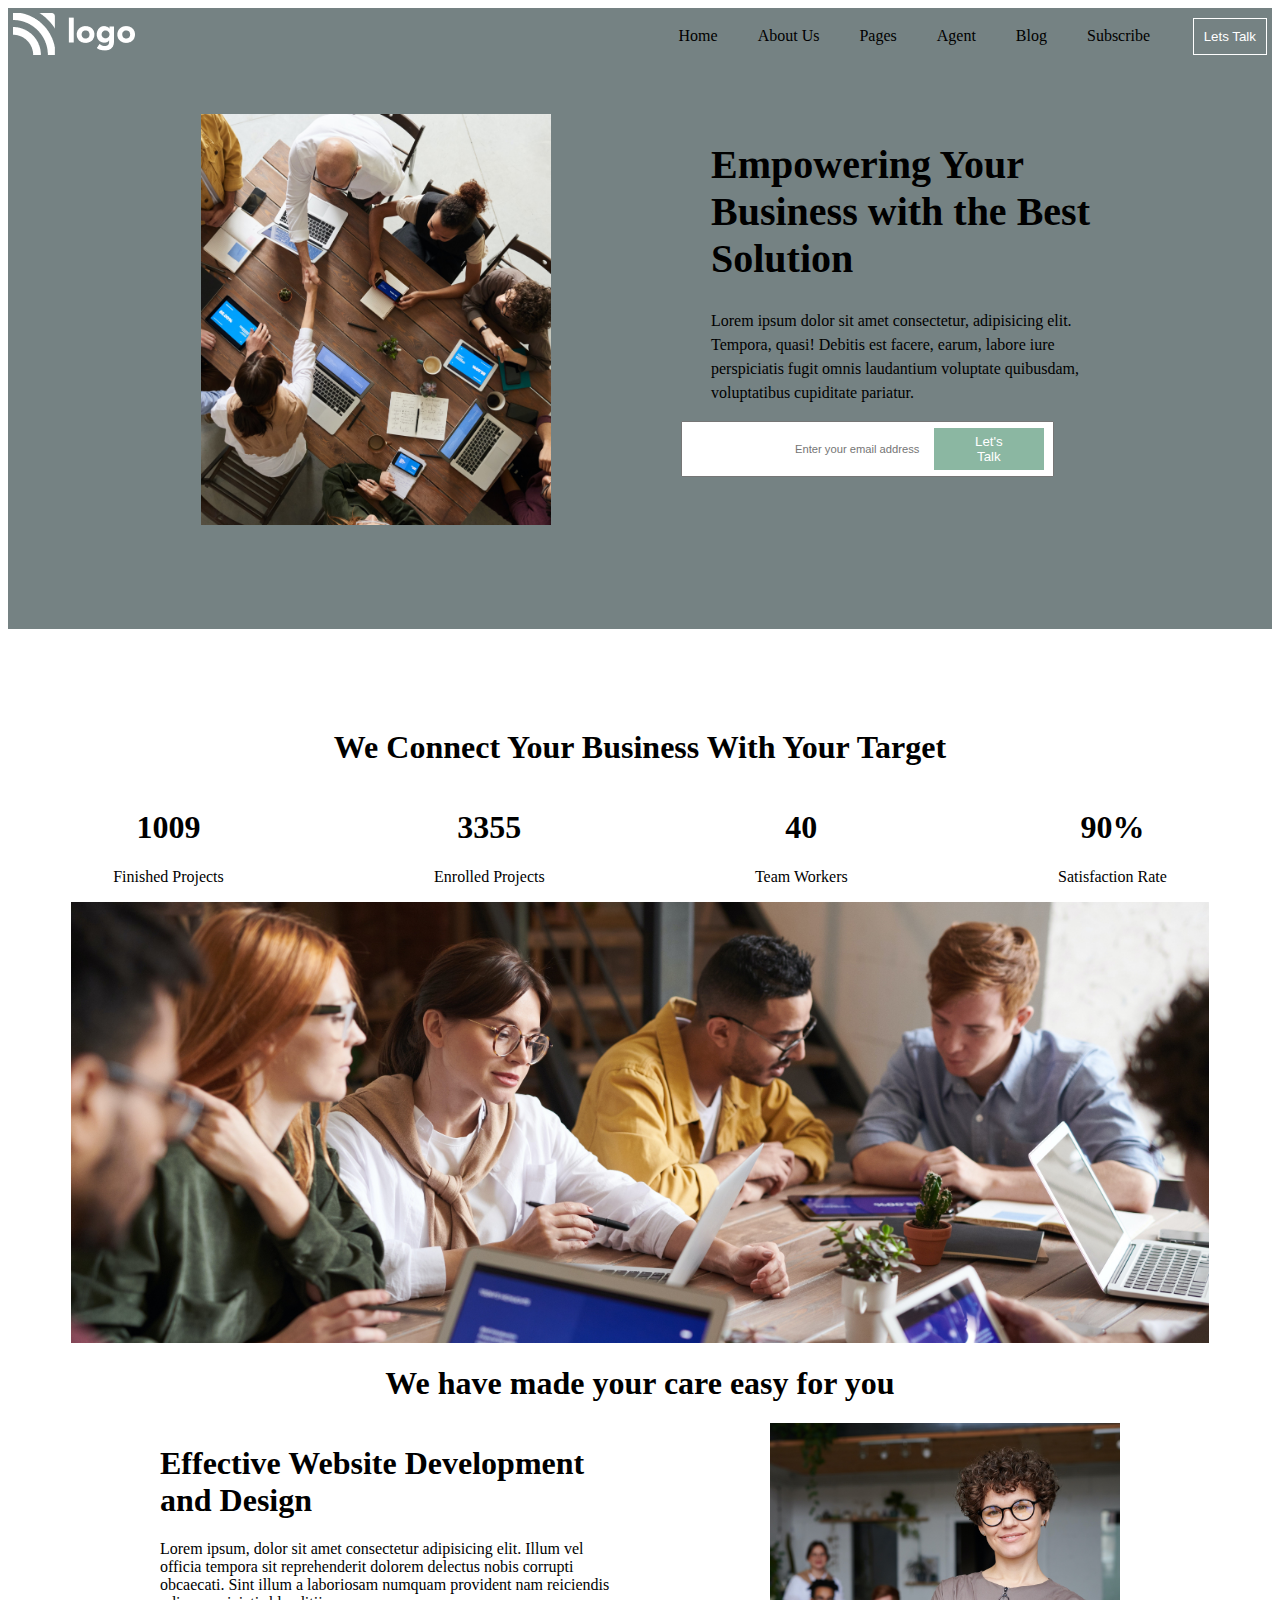
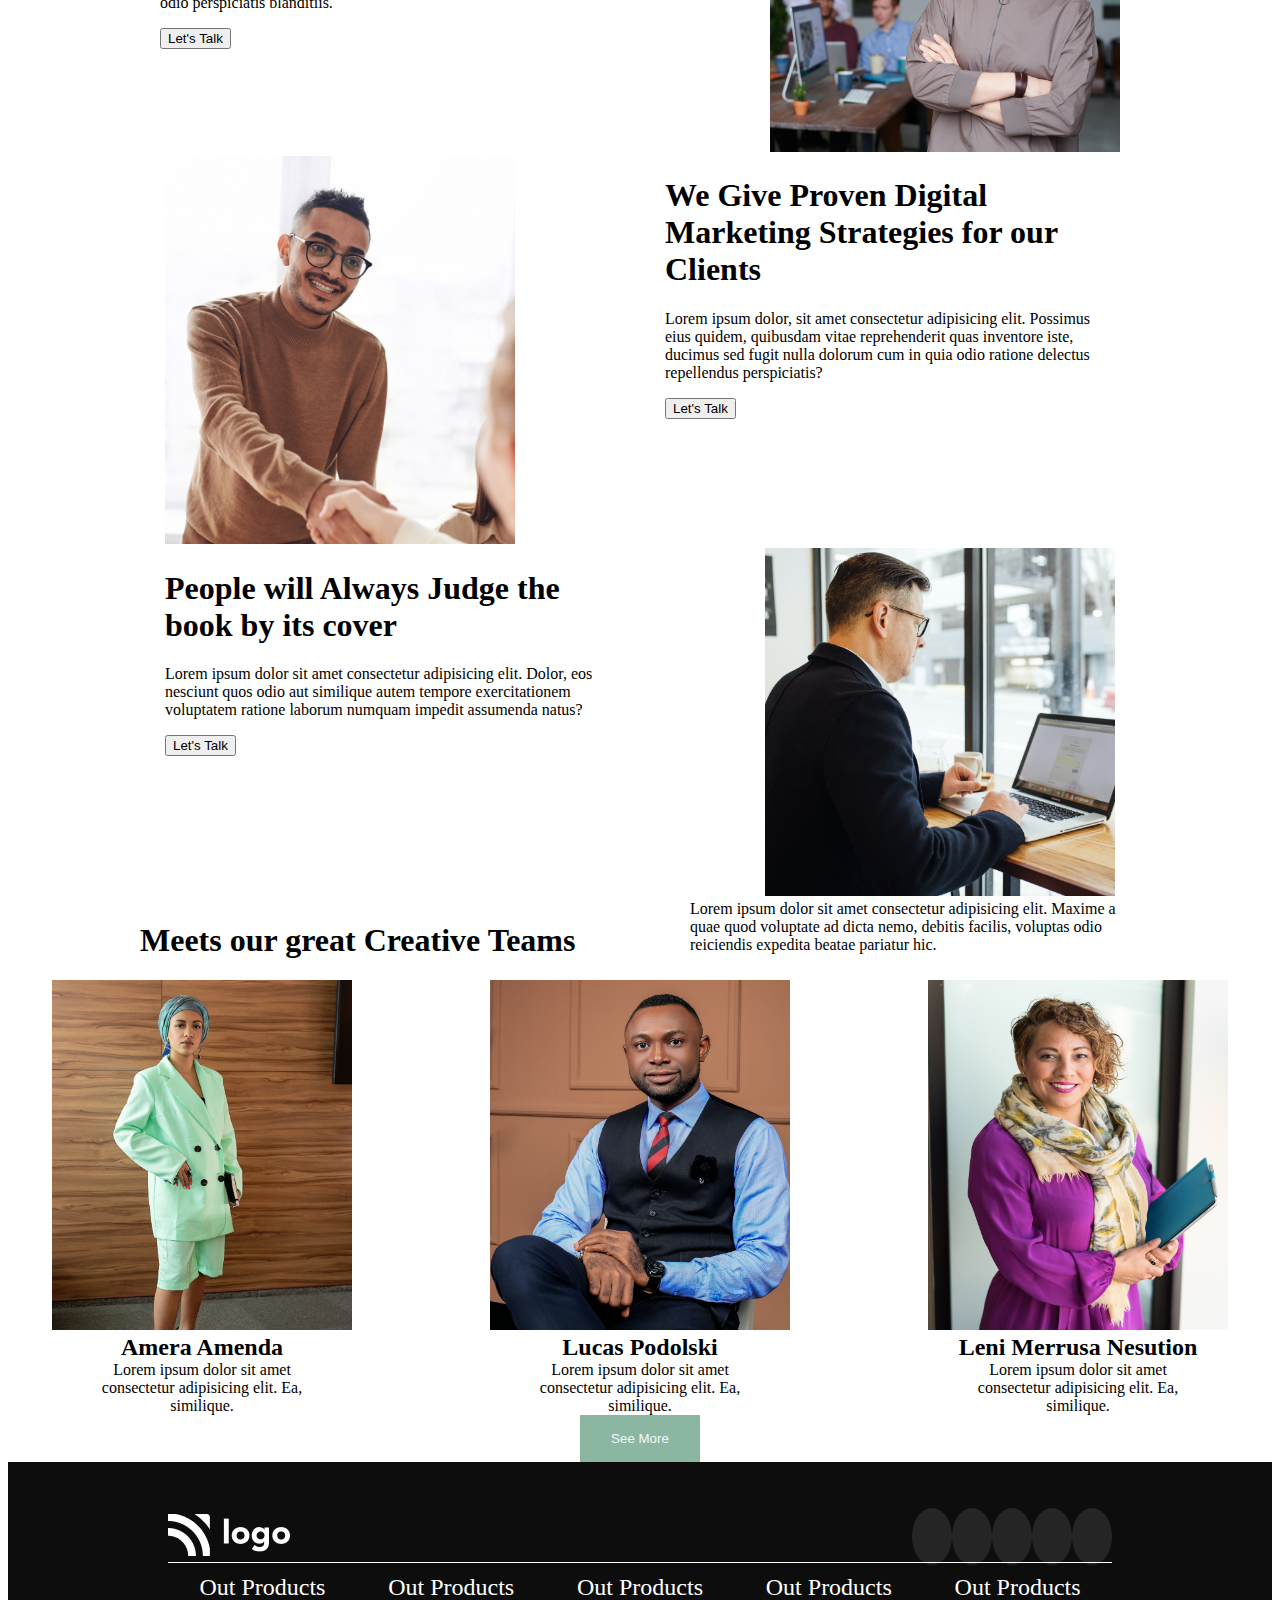
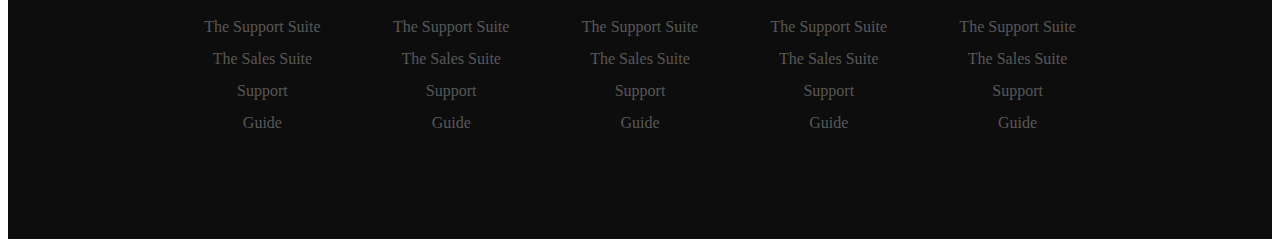
<file: Project 12/Ineuron-Javascript-Development-Live-Class-Project-12-master/index.html>
<!DOCTYPE html>
<html lang="en">

<head>
    <meta charset="UTF-8" />
    <meta http-equiv="X-UA-Compatible" content="IE=edge" />
    <meta name="viewport" content="width=device-width, initial-scale=1.0" />
    <link rel="stylesheet" href="./styles.css" class="style" />
    <link rel="stylesheet" href="https://cdnjs.cloudflare.com/ajax/libs/font-awesome/6.1.1/css/all.min.css"
        integrity="sha512-KfkfwYDsLkIlwQp6LFnl8zNdLGxu9YAA1QvwINks4PhcElQSvqcyVLLD9aMhXd13uQjoXtEKNosOWaZqXgel0g=="
        crossorigin="anonymous" referrerpolicy="no-referrer" />
    <title>Project 12</title>
</head>

<body>
    <div class="container">
        <div class="navbar">
            <div class="navbar-top">
                <div class="navbar-img">
                    <img src="./assets/Logo.png" alt="navbar-logo" class="navbar-logo" />
                </div>
                <div class="navbar-tab">
                    <li class="navbar-list">Home</li>
                    <li class="navbar-list">About Us</li>
                    <li class="navbar-list">Pages</li>
                    <li class="navbar-list">Agent</li>
                    <li class="navbar-list">Blog</li>
                    <li class="navbar-list">Subscribe</li>
                </div>
                <div class="navbar-button">
                    <button class="lets-talk">Lets Talk</button>
                </div>
            </div>
            <div class="empowering-business">
                <div class="empowering-business-image">
                    <img src="./assets/business-content-1.jpg" alt="empowering-image">
                </div>
                <div class="emowering-business-text">
                    <h1 class="empowering-business-header">
                        Empowering Your Business with the Best Solution
                    </h1>
                    <p class="empowering-business-para">
                        Lorem ipsum dolor sit amet consectetur, adipisicing elit. Tempora, quasi! Debitis est facere,
                        earum, labore iure perspiciatis fugit omnis laudantium voluptate quibusdam, voluptatibus
                        cupiditate pariatur.
                    </p>
                    <div class="nav-form">
                        <form action="#">
                            <span class="mail-span"><i class="fa-solid fa-envelope fa-2x"></i></span>
                            <input type="email" class="mail-box" placeholder="Enter your email address" />
                            <button class="form-button">Let's Talk</button>
                        </form>
                    </div>
                </div>
            </div>
        </div>
        <!------------------------------------------------------------------------------------------------- -->
        <div class="connect-target">
            <h1 class="connect-target-heading">
                We Connect Your Business With Your Target
            </h1>
            <div class="connect-target-cards">
                <div class="connect-target-text">
                    <h1 class="connect-target-num">1009</h1>
                    <p class="connect-target-text">Finished Projects</p>
                </div>
                <div class="connect-target-text">
                    <h1 class="connect-target-num">3355</h1>
                    <p class="connect-target-text">Enrolled Projects</p>
                </div>
                <div class="connect-target-text">
                    <h1 class="connect-target-num">40</h1>
                    <p class="connect-target-text">Team Workers</p>
                </div>
                <div class="connect-target-text">
                    <h1 class="connect-target-num">90%</h1>
                    <p class="connect-target-text">Satisfaction Rate</p>
                </div>
            </div>
        </div>
        <div class="connect-image">
            <img src="./assets/target-1.jpg" alt="connect-target-image" class="target-image" />
        </div>
    </div>
    <!-- ------------------------------------------------------------------------------------------------ -->
    <div class="easy-care">
        <h1 class="easy-care-heading">We have made your care easy for you</h1>
        <div class="easy-care-all-text">
            <div class="easy-care-text">
                <h1 class="care-heading-text">
                    Effective Website Development and Design
                </h1>
                <p class="care-heading-para">
                    Lorem ipsum, dolor sit amet consectetur adipisicing elit. Illum vel
                    officia tempora sit reprehenderit dolorem delectus nobis corrupti
                    obcaecati. Sint illum a laboriosam numquam provident nam reiciendis
                    odio perspiciatis blanditiis.
                </p>
                <button class="easy-care-button">Let's Talk</button>
            </div>
            <div class="easy-care-image">
                <img src="./assets/design-1.jpg" alt="easy-care-image" class="care-iamage" />
            </div>
        </div>
    </div>
    <!-- ----------------------------------------------------------------------------------------------- -->
    <div class="digital-marketing">
        <div class="digital-marketing-image">
            <img src="./assets/digital-1.jpg" alt="digital-image1" class="marketing-iamge" />
        </div>
        <div class="digital-marketing-text">
            <h1 class="marketing-heading">
                We Give Proven Digital Marketing Strategies for our Clients
            </h1>
            <p class="marketing-text">
                Lorem ipsum dolor, sit amet consectetur adipisicing elit. Possimus
                eius quidem, quibusdam vitae reprehenderit quas inventore iste,
                ducimus sed fugit nulla dolorum cum in quia odio ratione delectus
                repellendus perspiciatis?
            </p>
            <button class="marketing-button">Let's Talk</button>
        </div>
    </div>
    <!-- ----------------------------------------------------------------------------------------------- -->
    <div class="book-cover">
        <div class="book-cover-text">
            <h1 class="cover-heading">
                People will Always Judge the book by its cover
            </h1>
            <p class="book-cover-para">
                Lorem ipsum dolor sit amet consectetur adipisicing elit. Dolor, eos
                nesciunt quos odio aut similique autem tempore exercitationem
                voluptatem ratione laborum numquam impedit assumenda natus?
            </p>
            <button class="book-cover-button">Let's Talk</button>
        </div>
        <div class="book-cover-image">
            <img src="./assets/judge.jpg" alt="judge-image" class="cover-image" />
        </div>
    </div>
    <!-- ------------------------------------------------------------------------------------------------ -->
    <div class="creative-team">
        <div class="creative-heading">
            <div class="creative-team-heading">
                <h1>Meets our great Creative Teams</h1>
            </div>
            <div class="creative-team-text">
                Lorem ipsum dolor sit amet consectetur adipisicing elit. Maxime a
                quae quod voluptate ad dicta nemo, debitis facilis, voluptas odio
                reiciendis expedita beatae pariatur hic.
            </div>
        </div>
        <div class="creative-team-photos">
            <div class="photo-cards">
                <div class="team-photo">
                    <img src="./assets/team-1-logo.jpg" alt="team-photo-img" class="team picture" />
                    <h2 class="team-member-name">Amera Amenda</h2>
                    <p class="team-member-text">
                        Lorem ipsum dolor sit amet consectetur adipisicing elit. Ea,
                        similique.
                    </p>
                </div>
                <div class="team-photo">
                    <img src="./assets/team-2-logo.jpg" alt="team-photo-img" class="team picture" />
                    <h2 class="team-member-name">Lucas Podolski</h2>
                    <p class="team-member-text">
                        Lorem ipsum dolor sit amet consectetur adipisicing elit. Ea,
                        similique.
                    </p>
                </div>
                <div class="team-photo">
                    <img src="./assets/team-3-logo.jpg" alt="team-photo-img" class="team picture" />
                    <h2 class="team-member-name">Leni Merrusa Nesution</h2>
                    <p class="team-member-text">
                        Lorem ipsum dolor sit amet consectetur adipisicing elit. Ea,
                        similique.
                    </p>
                </div>
            </div>
            <div class="team-button">
                <button class="creative-team-button">See More</button>
            </div>
        </div>
    </div>
    <!-- ------------------------------------------------------------------------------------------------- -->
    <div class="footer">
        <div class="heading">
            <div class="footer-logo">
                <img src="./assets/Logo.png" alt="">
            </div>
            <div class="social-media-photo">
                <ul class="social">
                    <a href="#" class="ftr-icon"><i class="fa-brands fa-instagram"></i></a>
                    <a href="#" class="ftr-icon"><i class="fa-brands fa-facebook"></i></a>
                    <a href="#" class="ftr-icon"><i class="fa-brands fa-twitter"></i></a>
                    <a href="#" class="ftr-icon"><i class="fa-brands fa-github"></i></a>
                    <a href="#" class="ftr-icon"><i class="fa-brands fa-youtube"></i></a>
                </ul>
            </div>
        </div>
        <div class="footer-list-contents">
            <div class="footer-list">
                <li class="footer-lists-items">Out Products</li>
                <li class="footer-lists-items">The Support Suite</li>
                <li class="footer-lists-items">The Sales Suite</li>
                <li class="footer-lists-items">Support</li>
                <li class="footer-lists-items">Guide</li>
            </div>
            <div class="footer-list">
                <li class="footer-lists-items">Out Products</li>
                <li class="footer-lists-items">The Support Suite</li>
                <li class="footer-lists-items">The Sales Suite</li>
                <li class="footer-lists-items">Support</li>
                <li class="footer-lists-items">Guide</li>
            </div>
            <div class="footer-list">
                <li class="footer-lists-items">Out Products</li>
                <li class="footer-lists-items">The Support Suite</li>
                <li class="footer-lists-items">The Sales Suite</li>
                <li class="footer-lists-items">Support</li>
                <li class="footer-lists-items">Guide</li>
            </div>
            <div class="footer-list">
                <li class="footer-lists-items">Out Products</li>
                <li class="footer-lists-items">The Support Suite</li>
                <li class="footer-lists-items">The Sales Suite</li>
                <li class="footer-lists-items">Support</li>
                <li class="footer-lists-items">Guide</li>
            </div>
            <div class="footer-list">
                <li class="footer-lists-items">Out Products</li>
                <li class="footer-lists-items">The Support Suite</li>
                <li class="footer-lists-items">The Sales Suite</li>
                <li class="footer-lists-items">Support</li>
                <li class="footer-lists-items">Guide</li>
            </div>
        </div>
    </div>
    </div>
</body>

</html>
</file>
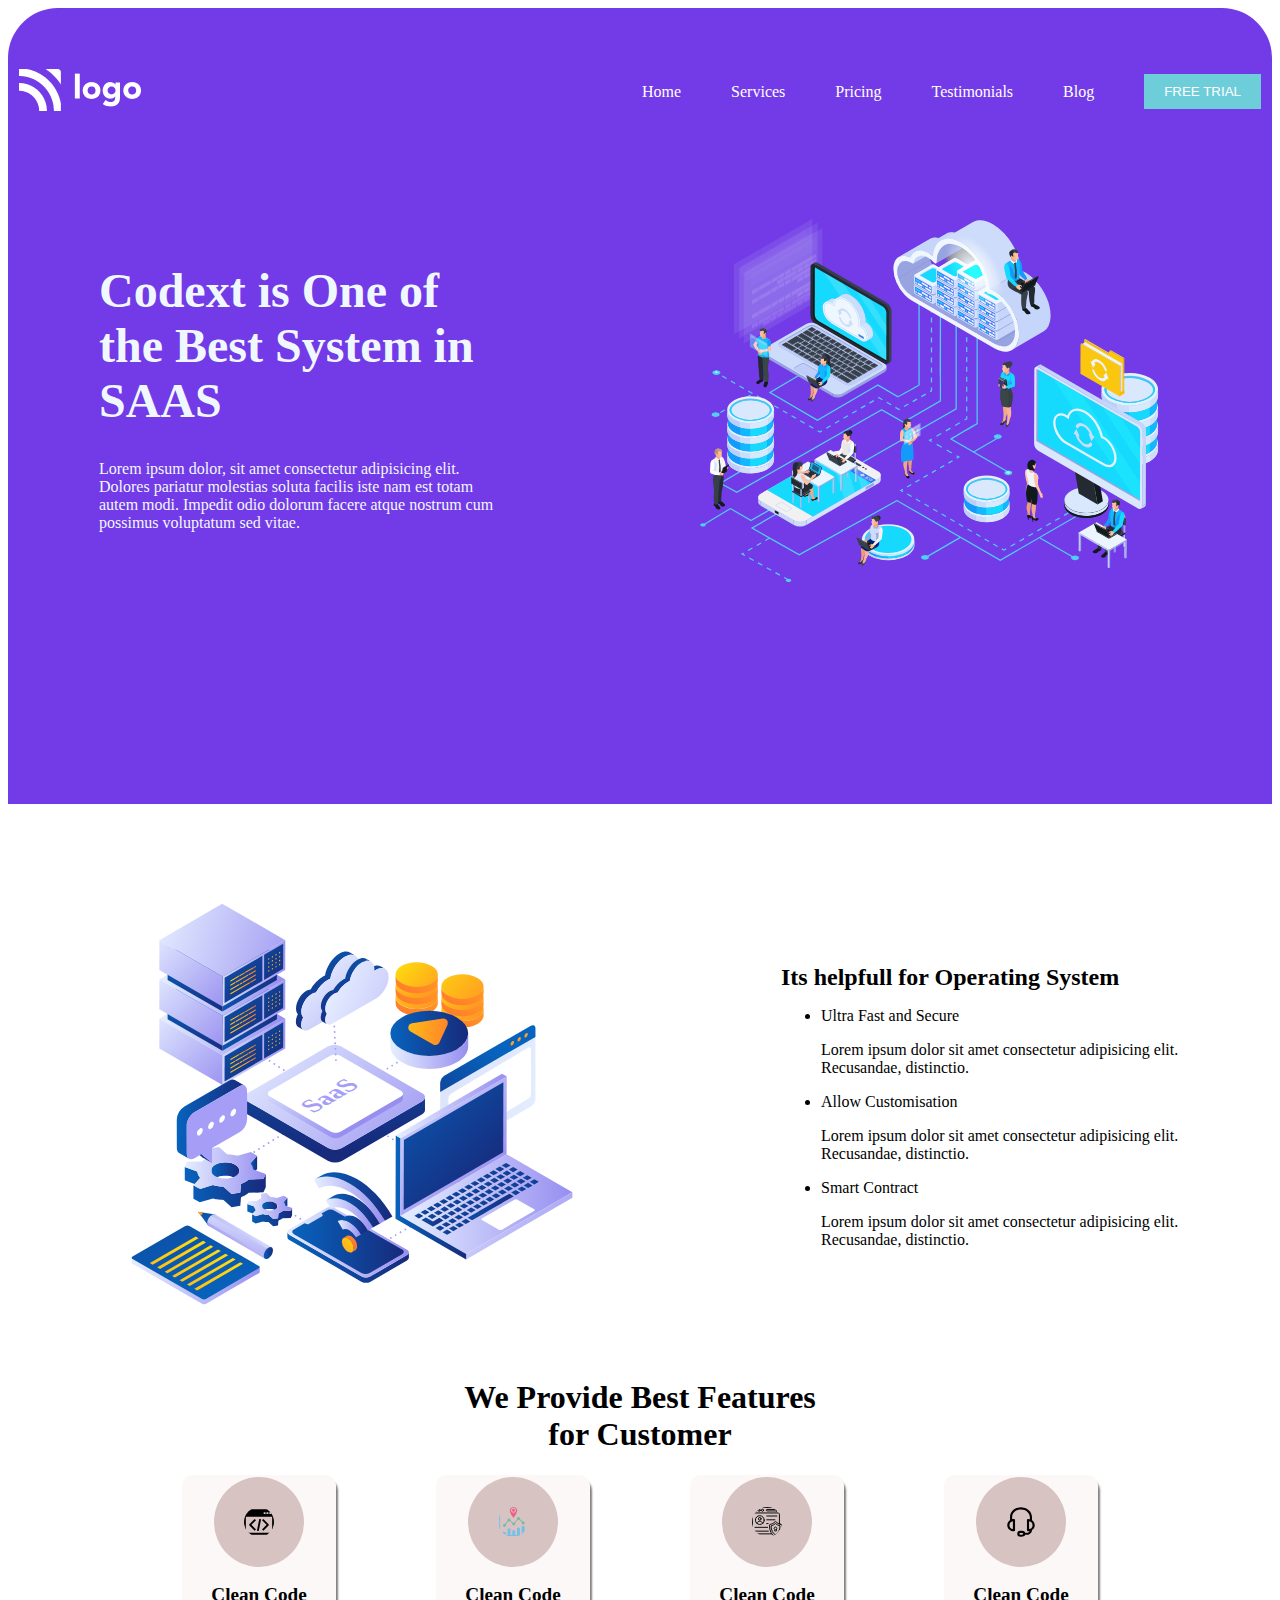
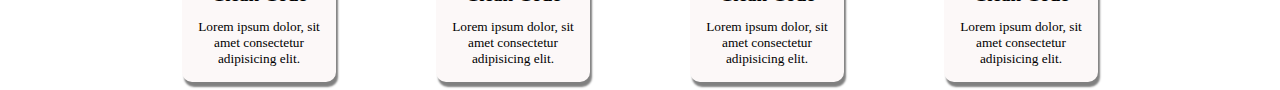
<file: Project 13/Ineuron-Javascript-Development-Live-Class-Project-13-master/index.html>
<!DOCTYPE html>
<html lang="en">

<head>
    <meta charset="UTF-8">
    <meta http-equiv="X-UA-Compatible" content="IE=edge">
    <meta name="viewport" content="width=device-width, initial-scale=1.0">
    <link rel="stylesheet" href="./styles.css">
    <title>Document</title>
</head>

<body>
    <div class="container">
        <div class="navbar">
            <div class="navbar-tabs">
                <div class="nav-img">
                    <img src="./assets/Logo.png" alt="nav-logo" class="nav-logo">
                </div>
                <div class="nav-tabs">
                    <ul class="nav-tabs">
                        <li class="nav-tab-list">Home</li>
                        <li class="nav-tab-list">Services</li>
                        <li class="nav-tab-list">Pricing</li>
                        <li class="nav-tab-list">Testimonials</li>
                        <li class="nav-tab-list">Blog</li>
                        <button class="nav-btn-trial">
                            FREE TRIAL
                        </button>
                    </ul>
                </div>
                <div class="nav-btn">

                </div>
            </div>
            <!-- ------------------------------------------------------------------------>
            <div class="content">
                <div class="content-text">
                    <h1 class="content-heading">
                        Codext is One of the Best System in SAAS
                    </h1>
                    <p class="content-text">
                        Lorem ipsum dolor, sit amet consectetur adipisicing elit. Dolores pariatur molestias soluta
                        facilis iste nam est totam autem modi. Impedit odio dolorum facere atque nostrum cum possimus
                        voluptatum sed vitae.
                    </p>
                </div>
                <div class="content-img">
                    <img src="./assets/main.svg" alt="" class="nav-content-img">
                </div>
            </div>
        </div>
        <!-- ---------------------------------------------------------------------------- -->
        <div class="operating-system">
            <div class="saas-img">
                <img src="./assets/Saas illustration-01.svg" alt="">
            </div>
            <div class="operating-system-content">
                <h1 class="system-heading">
                    Its helpfull for Operating System
                </h1>
                <ul class="system-tabs">
                    <li class="system-li-tags">Ultra Fast and Secure</li>
                    <p class="system-li-text">Lorem ipsum dolor sit amet consectetur adipisicing elit. Recusandae,
                        distinctio.</p>
                    <li class="system-li-tags">Allow Customisation</li>
                    <p class="system-li-text">Lorem ipsum dolor sit amet consectetur adipisicing elit. Recusandae,
                        distinctio.</p>
                    <li class="system-li-tags">Smart Contract</li>
                    <p class="system-li-text">Lorem ipsum dolor sit amet consectetur adipisicing elit. Recusandae,
                        distinctio.</p>
                </ul>
            </div>
        </div>
        <!-- ------------------------------------------------------------------------------ -->
        <div class="features">
            <div class="feature-heading">
                <h1 class="feature-head">
                    We Provide Best Features for Customer
                </h1>
            </div>
            <div class="feature-cards">
                <div class="clean-code">
                    <div class="clean-code-img">
                        <img src="./assets/web-developing.svg" alt="" class="clean-img">
                    </div>
                    <div class="clean-code-content">
                        <h1 class="clean-code-head">
                            Clean Code
                        </h1>
                        <p class="clean-code-text">
                            Lorem ipsum dolor, sit amet consectetur adipisicing elit.
                        </p>
                    </div>
                </div>
                <div class="clean-code">
                    <div class="clean-code-img">
                        <img src="./assets/data-analytics.svg" alt="" class="clean-img">
                    </div>
                    <div class="clean-code-content">
                        <h1 class="clean-code-head">
                            Clean Code
                        </h1>
                        <p class="clean-code-text">
                            Lorem ipsum dolor, sit amet consectetur adipisicing elit.
                        </p>
                    </div>
                </div>
                <div class="clean-code">
                    <div class="clean-code-img">
                        <img src="./assets/secured-profile.svg" alt="" class="clean-img">
                    </div>
                    <div class="clean-code-content">
                        <h1 class="clean-code-head">
                            Clean Code
                        </h1>
                        <p class="clean-code-text">
                            Lorem ipsum dolor, sit amet consectetur adipisicing elit.
                        </p>
                    </div>
                </div>
                <div class="clean-code">
                    <div class="clean-code-img">
                        <img src="./assets/support.svg" alt="" class="clean-img">
                    </div>
                    <div class="clean-code-content">
                        <h1 class="clean-code-head">
                            Clean Code
                        </h1>
                        <p class="clean-code-text">
                            Lorem ipsum dolor, sit amet consectetur adipisicing elit.
                        </p>
                    </div>
                </div>
            </div>
        </div>
    </div>
    </div>

</body>

</html>
</file>
<file: Project 1/style.css>
.{
    background-color: aliceblue;   
}
.navbar-container{
    margin-top: 20px;
    margin-left: 50px;
    margin-right: 50px;
}
.navbar-container div{
    float: left;
    margin-top: 5px;
    margin-left: 30px;
}
ul > li{
    float: left;
    list-style: none;
    margin-left: 30px;
}
.navbar-container .button-group{
    float: right;
    margin-right: 100px;
}
.nav-button{
    padding: 10px 40px;
    border-radius: 10px;
    border: 2px solid #000000;
    margin-left: 20px;
    transform-origin: 50%;    
}
section .hero-container{
    clear: both;
    margin-left: 170px;
}
.hero-container span{
    float: left;
    margin-top: 30px;
}
.hero-container .square{
    margin-top: 190px;        
    width: 300px;
}
.hero-container .star{
    float: right;
    margin-right: 120px;
}
.hero-container .globe{
    margin-left: 100px;
}
.hero-container div{
    clear: both;
}
.hero-container div+img{
    
}
[alt="person-hero-iamge"]{
    width: 380px;
    position: absolute;
    left: 145px;
    top:160px
}
/* ------------------------------------------------- */
.hero-container-right{
    position: absolute;
    top: 170px;
    left: 700px;
    width: 550px;
    text-align: center;
    align-content: center;
}
.hero-heading{
    font-size: 3.4rem;
}
.icons{
    text-align: center;
}
.hero-container-right div button{
    margin-top: 50px;      
}
.button-email{
    padding: 5px 10px;
    border-radius: 7px;
    margin-right: 10px;
    background-color: aliceblue;
}
.button-join{
    padding: 5px 10px;
    border-radius: 7px;
    background-color: #000000;
    color: #ffffff;
}
.hero-container-right div .contact-heading{
    clear: both;
    margin-top: 80px;
    text-transform:capitalize;
    text-align: center;
    margin-right: 100px;

}
div .icons{
    margin-left: 125px;;
}
.icons span [alt$="icon"]{    
    margin-left:20px;    
}
.contact-heading::before{
    content: url('./assets/start.png');
    float: left;
}
</file>
<file: Project 10/styles.css>
body{
    background-image:  url("assets/main.jpg");
    background-repeat: no-repeat;
    background-size: 100% 100%;
    filter: brightness(100%);
    background: linear-gradient(180,#fff,#000);
    color: #FDFEFF;
    margin-top: 20px;
    margin-left: 40px;
    margin-right: 40px;
}
.logo-img{
    margin-top: 40px;
}
.logo-img img{
    width: 10vw;
}
.header-class{
    display: flex;
    justify-content: space-between;
}
.nav-items{
    display: flex;
    align-items: center;
    justify-content: space-between;
    gap: 20px;
    border-bottom: 2px solid rgb(251, 249, 249);
}
.contact-info{
    display: flex;
    align-items: center;
    padding-bottom: 20px;
    padding-top: 20px;
}
[alt="phone-img"]{
    height: 40px;
    margin-right: 5px;
}
.nav-items li{
    list-style: none;
    font-size: large;
}
/* middle-section___________________ */
.middle-section{
    display: flex;
    justify-content: center;
    margin-top: 5%;
    gap: 30%;
    
}
.interior-design-text{
    font-size: 4rem;
    width: 60%px;    
}
.tag-one{
    background:  rgba(191, 187, 187, 0.4); 
    width: 250px;
    height: fit-content;  
}

[alt="puzzele-img"]{
    background-color: #fff;
    border-radius: 30px;
    height: 35px;
    padding:0 10px;
    margin-top: 15px;
    margin-left: 15px;
}
.tag-one p{
    margin-left: 20px;
}
.line1{
    background-color: #fff;
    position:absolute;
    top: 48.7%;
    right: 10%;
    width: 2px;
    height: 50px;
}
.circle1{
    background-color: #fff;
    position:absolute;
    top: 55.7%;
    right: 9.25%;
    width: 25px;
    height: 25px;
    border-radius: 50%;
}
/* bottom-section________________________ */
.bottom-section{
    display: flex;
    justify-content: center;
    margin-top: 5%;
    gap: 30%;
}
.learn-more button{
    color: #fff;
    background:transparent;
    border:2px solid #FDFEFF;
    padding: 15px 50px;
    font-size: 1.25rem;
    font-weight:700;
    position: relative;
    bottom: 60px;
    right: -50%;
    border-radius: 30px;
}
.innovation-idea{
    background:  rgba(191, 187, 187, 0.4); 
    width: 200px;
    height: fit-content;  
}
[alt="innovation-img"]{
    background-color: #fff;
    border-radius: 30px;
    height: 35px;
    padding:0 10px;
    margin-top: 15px;
    margin-left: 15px;
}
.innovation-idea p{
    margin-left: 20px;
}
.line2{
    background-color: #fff;
    position:absolute;
    top: 83.7%;
    right: 17.4%;
    width: 50px;
    height: 2px;
}
.circle2{
    background-color: #fff;
    position:absolute;
    top: 81.7%;
    right: 16%;
    width: 25px;
    height: 25px;
    border-radius: 50%;
}
/* -------------------------------------------------------------------------------- */
@media only screen and (max-width: 768px){
    body{
        background-color: rgb(233, 195, 92);
    }
    .header-class{
        flex-direction: column;
        justify-content: flex-start;
    }
    .logo-img img{
        width: 15vw;
        margin: 0;
    }
    .nav-items{       
        flex-wrap: wrap;
        justify-content: flex-start;
        align-items:center;
        gap: 20px;
   
    }
    .contact-info{
        flex-wrap: wrap;
        margin-top: 0;
        justify-content: center;
        align-items: flex-start;        
    }
    .middle-section{
        flex-direction: column;
    }
    .bottom-section{
        flex-direction: column;
    }
}

@media only screen and (min-width : 768px) and (max-width : 1224px){
    body{
        background-color: rgb(200, 73, 231);
    }
    .logo img{
        margin-right: 30px;
    }
}

@media only screen and (min-width : 1224px){
    body{
        background-color: rgb(82, 242, 226);
    }
}
</file>
<file: project 15/style.css>
@import url("https://fonts.googleapis.com/css2?family=Festive&family=Lora:wght@400;500;600;700&family=Montserrat:wght@200;400;500;600;700;800;900&family=Oswald:wght@200;700&family=Poppins&family=Roboto:wght@100;300;400;500;700;900&display=swap");

*{
    padding: 0px;
    margin: 0px;
    font-family: Montserrat;
}

body{
    background-color: #000;
}

.nav-bar {
background-color: #000;
display: flex;
justify-content: space-between;
}

.logo img{
    height: 30px;
    padding: 20px;
    margin-left: 80px;
}

.menu{
    margin-top: 25px;
    margin-right: 250px;
}

.menu a{
    font-size: 12px;
    text-decoration: none;
    color: #fff;
    padding-right: 30px;
    padding-left: 30px;
    text-transform: uppercase;
    font-weight: 600;
}

/* Hero Section */

.hero-section{
    display: flex;
    justify-content: space-between;
    height: 600px;
    background-color: #000;
}

.hero-img img{
height: 600px;
}

.hero-text{
    margin-right: 380px;
}

.hero-text h4{
    font-size: 22px;
    color: #e11700;
    margin-top: 170px;
    
}

.hero-text h2{
    font-size: 60px;
    color: #fff;
    margin-top: 8px;
    
}

.hero-text p{
    font-size: 15px;
    width: 550px;
    margin-top: 15px;
    color: #fff;
}

.hero-text button{
    background-color: #e11700;
    color: #fff;
    padding: 10px 20px;
    height: 48px;
    margin-top: 30px;
    width: 160px;
    text-transform: uppercase;
    font-weight: 600;

}

/* Hero Section 2 */

/* .hero-section-2{
    margin-top: 10px;
    height: 700px;
    width: 400px;
    background: linear-gradient(to right,#131313 0%, #131313 50%,#000 50%, #000 100%);
    display: grid;
    grid-template-columns: repeat(3, 1fr);
    column-gap: 20px;
    grid-auto-rows: minmax(100px, auto);
    box-sizing: border-box;
    justify-content: center;
    
}

.sub-container-1, .sub-container-2, .sub-container-3{
    position: relative;
    overflow: hidden;
    
    
} */

.hero-section-2 {
    background: linear-gradient(to right,#131313 0%, #131313 50%,#000 50%, #000 100%);
    color: #fff;
    height: 500px;
    display: flex;
    justify-content: center;
    align-items: center;
    gap: 30px;
    margin-top: 10px;
  }
  .hero-container {
    flex-basis: 15%;
    padding: 2em;
    display: flex;
    justify-content: center;
    align-items: flex-start;
    flex-direction: column;
    gap: 20px;
    background-color: #1e1e1e;
    height: 230px;
  }

  .sub-container img{
    height: 50px;
    margin-left: 10px;
  }

  .sub-container h3{
    font-size: 20px;
    color: #fff;
    font-weight: 600;
    margin-top: 20px;
    margin-left: 10px;
  }

  .sub-container p{
    font-size: 15px;
    margin-top: 10px;
    color: #fff;
    font-weight: 500;
    padding: 10px 10px;
    width: 230px;
  }

  .sub-container a{
    text-decoration: none;
    color:#e11700;
    font-size: 14px;
    margin-top: 35px;
    text-transform: uppercase;
    font-weight: 600;
    margin-left: 10px;
  }

  .hero-container.active{
  background-color: #e11700;
  }

  .sub-container.active{
    color: #fff;
  }

  .sub-container.active a{
    color: #fff;
    text-transform: uppercase;
    font-weight: 600;
  }

  /* Hero Section 3 */

  .hero-section-3{
    display: flex;
    background: linear-gradient(to right,#131313 0%, #131313 50%,#000 50%, #000 100%);
    height: 340px;
    justify-content: center;
    gap: 15px;

  }

  .profile-box{
    background-color: #1e1e1e;
    height: 110px;
    width: 240px;
    margin-top: 15px;
    
  }

  .container-31{
    height: 235px;
    background-color: #1e1e1e;
    margin-top: 15px;
    width: 300px;
  }

  .container-31 h2{
    font-size: 100px;
    color: #e11700;
    font-weight: 800;
    text-align: center;
    align-items: center;
    margin-top: 40px;
  }

  .container-31 h4{
    font-size: 20px;
    color: #fff;
    font-weight: 600;
    text-align: center;
    

  }

  .profile-box>h3{
    font-size: 40px;
    color: #e11700;
    text-align: center;
    align-items: center;
    padding-top: 14px;
  }

  .profile-box>p{
    font-size: 14px;
    color: #fff;
    text-align: center;
    align-items: center;
    padding-top: 6px;
  }

  /* Project Section */

  .project-section{
    height: 960px;
    background-color: #000;
  }


  .text-container{
    display: flex;
    background-color: #000000;   
    height: 1px;
    justify-content: center;
    gap: 15px;
    margin-top: 40px;
    
}

.project-text h3{
    font-size: 22px;
    color: #fff;
    width: 840px;
    text-transform: uppercase;
}

.project-text p{
    font-size: 12px;
    color: #fff;
    width: 360px;
    margin-top: 10px;
}

.text-container button{
    background-color: #e11700;
    color: #fff;
    width: 130px;
    padding: 10px;
    height: 40px;
    margin-top: 20px;
}

.cards{
    height: 300px;
    background-color: #fff;

}

.all-cards{
    display: flex;
    justify-content: center;
    gap: 20px;
    margin-top: 20px;
}

.cards div{
    height: 300px;
    width: 480px;
    background-color: #131313;
    justify-content: center;
    margin-top: 100px;
}

.cards img{
    height: 240px;
    padding: 24px 24px;
}

.cards h3{
    color: #fff;
    font-size: 18px;
    font-weight: 700;
    margin-top: 10px;
    margin-bottom: 6px;
}

.cards a{
    text-decoration: none;
    color: #e11700;
    font-size: 13px;
    font-weight: 600;
    text-transform: uppercase;
}

/* Lower Section */

.lower-section{
    display: flex;
    background-color: rgb(58, 55, 55);
    height: 320px;
    justify-content: center;
    width: 80%;
    margin-left: 140px;
}

.lower-text h3{
    font-size: 40px;
    width: 550px;
    font-weight: 600;
    color: #fff;
    margin-top: 80px;
}

.lower-text p{
    font-size: 14px;
    width: 550px;
    font-weight: 400;
    color: #fff;
    margin-top: 20px;
}

.lower-section div button{
    height: 46px;
    width: 150px;
    padding: 10px 20px;
    background-color: #e11700;
    color: #fff;
    font-size: 13px;
    font-weight: 500;
    text-transform: uppercase;
    border-width: 0px;
    margin-top: 160px;
    margin-left:280px;
}


/* Last Section */

.last-section{
    height: 150px;
    background-color: #000;
    display: flex;
    justify-content: center;
    gap: 25px;
}

.last-section h4{
    font-size: 13px;
    color: #fff;
    font-weight: 500;
    text-transform: uppercase;
    margin-top: 100px;
}

/* Footer */

footer {
    height: 100px;
    display: flex;
    background-color: #131313;
}



.logo img{
    height: 32px;
    padding: 10px;
    margin-left: 130px;
    margin-top: 20px;
}

.s-media{
    display: flex;
    margin-left: 400px;
}

.s-media img{
    height: 26px;
    margin-top: 30px;
    margin-left: 34px;
}

@media screen and (min-width:500px){
  .menu-bar img{
    display : none;
    height: 40px;
    
  }
}

@media screen and (max-width:510px){
  .menu{
    display: none;
  }
  .menu-bar img{
    display : flex;
    height: 40px;
    margin-top: 30px;
    margin-right: 30px;
    
  }
  .logo img{
    margin-left: 30px;
  }
 
  .hero-section{
    display: flex;
    flex-direction: column;
  }
  .hero-img img{
    height: 550px;
  }
  .hero-section{
    height: 1000px;
    
  }
  .hero-text{
    margin-top: -100px;
    margin-left: 40px;
  }
  .hero-text h2{
    font-size: 40px;
  }
  .hero-text h4{
    font-size: 20px;
  }
  .hero-text p{
    font-size: 12px;
    width: 400px;
  }
  .hero-section-2{
    display: flex;
    flex-direction: column;
    margin-top: 250px;
  }
  .hero-section-3{
    display: flex;
    flex-direction: column;
    margin-top: 400px;
    height: 450px;
    margin-left: 120px;
  }
  .text-container{
    display: flex;
    flex-direction: column;
    margin-top: 250px;
    margin-left: 80px;
  }
  .all-cards{
    display: flex;
    flex-direction: column;
    margin-top: 50px;
  }
  .lower-section{
    display: flex;
    flex-direction: column;
    margin-top: 850px;
    margin-left: 0px;
  }
  .lower-text h3{
    font-size: 26px;
    width: 300px;
    margin-left: 20px;
    margin-top: 20px;
  }
  .lower-text p{
    font-size: 13px;
    width: 350px;
    margin-left: 20px;
  }
  .lower-section div button{
    margin-top: 25px;
    margin-left: 20px;
    
  }

  .s-media{
    margin-top: 5px;
    margin-left: 100px;
  }
}
</file>
<file: Project 2/style.css>
* {
  margin: 0;
  padding: 0;
  box-sizing: border-box;
  font-family: "Red Rose", cursive;
}
body{
  background-image: url('assets/pexels-maxyne-barcel-10402282 1.png');
  display: block;
  position: relative;
  background-repeat: no-repeat;
  background-size: 100% auto;
  filter:brightness(1.9)
}
body::after{
    content: "";
    background: rgba(0, 0, 0, 0.605);
    position: absolute;
    top: 0;
    left: 0;
    right: 0;
    bottom: 0;
    z-index: 1;
    opacity: 0.75;
}
.background > * {
  z-index: 10;
}
.button-small{
  padding: 10px 20px;
  color: #F7FCFD;
  background-color: #f4552d;
  filter: brightness(1);
  border-style: none;
}
/* ------------------------------ */
/* ---------- NAVBAR ------------ */
/* ------------------------------ */
.container .navbar div{
  margin-top: 50px;
  margin-left: 50px;
  float: left;  
}
.list li{
  float: left;
  list-style: none;
  margin-left: 100px;
  margin-top: 20px;
  color: #EDC126;
}
.navbar div button{
  margin-top: 20px;
  margin-left: 300px;
}
/* ------------------------------------ */
.container section{
  clear: both;
  text-align: center;
}
section .hero{
  margin-top: 100px;
}
  
.hero-heading{
  font-size: 6rem;
  width: 900px;
  text-align: center;
  margin-left: auto;
  margin-right: auto;
  color: #EDC126;
}
.button-large{
  padding: 10px 20px;
  color: #f2e5e5;
  background-color: #f4552d;
  filter: brightness(1);
  border-style: none;
}
.container section div{
  margin-top: 300px;
}
[alt="bottom-logo"]{
  position: relative;
  bottom: 250px; 
  right: -500px;
}
</file>
<file: Project 4/style.css>
.container nav div{
    float: left;
    margin-top: 20px;
    margin-left: 100px;
}
[alt="brand-logo"]{    
    margin-right: 20pxpx;
}
.grow-list ul li{
    float: left;
    list-style: none;
    margin-right: 30px;
    margin-left: 30px;
    opacity: 0.6;
}
.grow-list ul li:nth-of-type(1){
    font-weight: bold;
    opacity: 1;
}
.container .button-group .nav-button{
    padding: 10px 20px;
    background: #383CC1;
    color: #ffffff;
    border-radius: 5px;
    border-style: none;
    margin-left: 300px;  
}
section .banner-container div{
    clear: both;
    float: left;
    margin-top: 40px;
    margin-left: 100px;
}
section .banner-container div h1{
    float: left;
    text-align: left;
    color:#060720 ;
}
section .banner-container div h1 span{
    color: #32369f;
}
section .banner-container div p{
    clear: both;
}
section .banner-container div button{
    padding: 20px 40px;
    background: #383CC1;
    color: #ffffff;
    border-radius: 5px;
    border-style: none;
}
.description{
    text-align: left;
    width: 320px;
}

.heading-text{
    font-size: 5rem;
    text-align: left;
    width: 450px;
    
}
.banner-container div img{
    clear: both;
    position: absolute;
    right: 0px;
    top: 100px;
    
}
</file>
<file: Project 5/style.css>
body{
    background: #0D0D0D;    
}
.container nav div{
    float: left;
    color: #F7FCFD;    
    margin-left: 50px;
    margin-top: 15px;
    margin-bottom: 15px;
}
.line{
    border-left: thick solid ;
    border: 0.5px solid #F7FCFD;
    margin-left: 10px;
    height: 50px;
}
.list li{
    float: left;
    list-style: none;
    margin-right: 80px; 
}
.container nav div:nth-of-type(4){
    float: right;
}
.button-small{
    background: #862cac;
    padding: 10px 30px;
    margin-right: 50px;
    border-radius: 10px;
    color: #F7FCFD;
}
.container section .hero h1{
    margin-top: 300px;
}
.container section .hero{
    clear: both;
    background-image: url(assets/bg.png);
    background-size: 100% auto;
    background-repeat: no-repeat;
    width: auto;
    height: 930px;
    filter: brightness(1.3);
}

div.hero{
    text-align: center;   
}

.hero-heading{
    color: #F7FCFD;
    font-size: 5.5rem;  
    margin-top: 200px;
}
.hero h1{
    margin-left: 320px;
    padding-top:175px;
    width: 800px;
}
p.hero-description{
    color:#F7FCFD;
    font-size: 1.5rem;
}
.button-large{
    background: #862cac;
    padding: 15px 30px;
    border-style: none;
    border-radius: 10px;
    color: #F7FCFD;
    font-size: 1rem;
}
</file>
<file: Project 7/css/index.css>
/* body ______________________________________________*/
body{
    margin-top: 3vh;
}
/* Nav _______________________________________________*/
nav{
    display: flex;
    justify-content: space-between;
    margin: 0 10vh;

}
.nav-items{
    display: flex;
    gap: 8vh;
}
.nav-item{
    font-family: "Poppins", serif;
    font-size: 1rem;
    font-weight: 500;
}
.active-item{
    color: #FA5E36;
    font-weight:bolder;
}
/* intro-section _____________________________________*/
.intro-section{
    display: flex;
    margin: 0 10vh;
    
}
/* Left section______________________________________*/
.left-section h3{
    display: flex;
    align-items: baseline;
    gap: 2vh;
    width: 50%;
    font-size: x-large;
    font-family:Arial, Helvetica, sans-serif

}
.left-section h3 img{
    width: 8vh;
    margin-top: 3vh;
}
.left-section h1{
    font-family: "Fredoka One", serif;
    font-size: 3.5rem;
    font-weight: normal;
}
.sub-headlines h5{
    display: flex;
    align-items: center; 
    margin: 7vh;
    font-size: 3vh;  
}
.sub-headlines h5 img{
    background-color: #FA5E36;
    border-radius: 50%;
    margin-right: 2vh;
}
.action-btn{
    font-family: "Poppins", serif;
    background-color: #FA5E36;
    color: aliceblue;
    padding: 10px 20px;
    border-style: none;
    border-radius: 20px;
    margin-right: 15px;
}
.text{
    margin-top: 5vh;
}
/* right-section______________________________________ */
.right-section{
    display: flex;
    flex-direction: column;
}
.headphone-div{
    display:flex;
}
[alt="headphone"]{
    position: relative;
    width: 70vh;
    right: 20vh;
    z-index: -1;
    justify-content: center;
}
[alt="discount"]{
    position: relative;
    width: 20vh;
    left: 14vh;
    margin: 0 0;
}
.discount-content{
    position: relative;
    margin-top: 27vh;
    margin-right: 10vh;
    justify-content: center;
}
.headphone-div img:first-of-type{
    position: relative;
    margin-top:30vh;
}
.headphone-div div{
    position: relative;
    margin-top: 45vh;
    right: 1vh;
}
.discount-content h4{
    margin: 0 0;
    color: aliceblue;
    font-size: small;
}
.discount-content h1{
    margin: 0 0;
    color:aliceblue;
    font-size: 2.5rem;
}
.right-section .action-btn{
    width: 140px;
    margin: auto;
    border-style: none;
}
.dots{
    position: relative;
    display: flex;
    justify-content: center;
    gap: 3vh;
}
.dot{
    width: 30px;
    height: 30px;
    border-radius: 50%;
    background-color:#000;
    margin-bottom: 10px;

}
.yellow-dot{    
    background-color: rgb(245, 213, 51);
}
.tomato-dot{
    background-color: #FA5E36;
}
.black-dot{
    background-color: #000;
}
@media screen and (max-width: 800px) {
    .intro-section{
        display: flex;
        flex-direction: column;        
    }
  }
</file>
<file: Project 8/css/index.css>
body {
    margin: 0 0;
    font-family: "Roboto", sans-serif;
    background-image: url(../images/backcover.svg);
    background-repeat: no-repeat;
    background-position: 120% 0;
    background-size: 60% 90%
}

.main-div {
    margin-top: 0;
    margin-left: 40px;
}

.main-div nav button {
    margin-top: 0;
}

/* Navbar____________________________________ */
nav {
    display: flex;
    justify-content: space-between;
    align-items: center;
    margin-bottom: 70px;
}

.nav-items {
    display: flex;
    gap: 7vh;
}

.nav-item {
    font-size: 1rem;
    color: #222d82;
}

.signin-btn {
    margin-right: 3vh;
    padding: 10px 5px;
    
    font-size: 1rem;
    border-radius: 25%;
    font-weight: bolder;
    color: aliceblue;
    border-style: none;
    background: linear-gradient(to right, rgb(196, 68, 224), rgb(231, 164, 235));
}

/* intro-section______________________________ */
.intro-section {
    display: flex;
    justify-content: space-between;
}

/* Left section_______________________________ */
.left-section {
    margin-top: 10vh;
}

.left-section h1 {
    font-weight: 800;
    font-size: 5rem;
    color: #222d82;
}

.left-section h4 {
    width: 500px;
    font-weight: 400;
    color: #551371;
    font-size: 1.5rem;
}

.learn-more-btn {
    padding: 15px 40px;
    font-size: 1.25rem;
    margin-top: 5vh;
    border-radius: 50px;
    font-weight: bolder;
    color: aliceblue;
    border-style: none;
    background: linear-gradient(to right, rgb(196, 68, 224), rgb(231, 164, 235));
}

/* imgs-div __________________________________ */
.imgs-div {
    display: flex;
    justify-content: space-around;
}

[alt="intro-img"] {
    width: 120vh;
}

[alt^="vector"] {
    position: relative;
}

[alt="vector-img"] {
    top: 15vh;
    left: 13.5vh;
}

[alt="vector-dot"] {
    top: 8vh;
    left: 8vh;
}

/* --------------------------------------Mobile------------- */
/* Desktops and laptops ----------- */
@media only screen and (min-width : 1224px) {
    body {
        /* background-color: #824d22; */
    }
    [alt="logo"]{
        width: 15vw;
        margin-right: 4%;
    }
}


/* Smartphones (portrait) ----------- */
@media only screen and (min-width : 768px) and (max-width : 1224px) {
    body {
        /* background-color: #228247; */
        
        background-size: 80% 70%;
    }
    [alt="logo"]{
        width: 15vw;
        margin-right: 4%;
    }
    .left-section h1{
        font-size: 3rem;
        margin-bottom: 0;
        margin-top: 0;
    }
    .left-section h4{
        font-size: 1rem;
        margin-bottom: 0;
        margin-top: 0;
    }
    [alt='intro-img']{
        width: 70%;
    }
    .intro-section{
        flex-direction: column-reverse;
    }
    div .left-section{
        margin-top: 10px;
        margin-bottom: 0;
    }
}

/* Smartphones (portrait and landscape) ----------- */
@media only screen and (max-width : 768px)  {
    body {
        /* background-color: #82224c; */
    }
    nav{
        align-items: center;
    }
    [alt="logo"]{
        width: 15vw;
        margin-right: 4%;
    }
    .signin-btn{
        font-size: 0.8em;
        padding: 10px;
        margin-left: 1%;
    }
    .nav-items{
        gap: 4%;
        font-size: 0.4rem;
    }
    .intro-section{
        flex-direction: column-reverse;
    }
    div .left-section{
        margin-top: 10px;
        margin-bottom: 0;
    }
    .left-section h1{
        font-size: 3rem;
        margin-bottom: 0;
        margin-top: 0;
    }
    .left-section h4{
        font-size: 1rem;
        margin-bottom: 0;
        margin-top: 0;
    }
    [alt='intro-img']{
        width: 70%;
    }
    body{
        background-position: 100% -110%;;
        background-size: 60% 80%;
    }
}
</file>
<file: Project 11/Ineuron-Javascript-Development-Live-Class-Project-11-master/style.css>
.container{
   margin: 20px 40px;
}
.navbar{
    display: flex;
    justify-content: space-between;
    align-items: center;
}
.nav-list{
    display: flex;
    list-style: none;
    gap: 30px;
    margin-left: 600px;
}
.register-now{
    border: 2px solid #1B98F5;
    color: #1B98F5;
    padding: 10px 20px;
    border-radius: 5px;
    background: transparent;
}
/* 1 website-start __________________________________________________________*/
.website-start{
    display: flex;
    margin-top: 50px;
    align-items: flex-start;
    justify-content: space-around;
}
[alt="test-server-image"]{
    width: 450px;
    height: auto    
}
.start-text{
    font-size: 3rem;
    width: 450px;
}
.start-test-about{
    width: 500px;
}
.start-text-button{
    border: 2px solid #1B98F5;
    color: #fff; ;
    padding: 10px 20px;
    border-radius: 5px;
    background: #1B98F5;
}
/* quality-cost________________________________________________________________ */
.quality-cost{
    display: flex;
    margin-top: 150px;
    align-items: flex-start;
    justify-content: space-around;
}
[alt="quality-cost-image"]{
    width: 450px;
    height: auto
}
.heading-text{
    font-size: 3rem;
    width: 450px;
}
.quality-cost-text{
    width: 500px;
}
.quality-cost-button{
    border: 2px solid #1B98F5;
    color: #fff; ;
    padding: 10px 20px;
    border-radius: 5px;
    background: #1B98F5;
}
/* technical-suport_______________________________________________________3 */
.technical-suport{
    display: flex;
    margin-top: 150px;
    align-items: flex-start;
    justify-content: space-around;
}
.technical-support-heading{
    font-size: 3rem;
    width: 450px;
}
.technical-support-text{
    width: 500px;
}
.technical-support-button{
    border: 2px solid #1B98F5;
    color: #fff; ;
    padding: 10px 20px;
    border-radius: 5px;
    background: #1B98F5;
}
/* thor-hosting__________________________________________________________4 */
.thor-hosting-heading{
    display: flex;
    margin-top: 50px;
    justify-content: space-around;
}
.thor-hosting-heading h1{
    font-size: 3rem;
    width: 450px;
}
.thor-hosting-heading p{
    width: 400px;
}
.thor-hosting{
    margin-left: 10%;    
    display: grid;
    grid-template-columns: 25% 25% 25%;
    text-align:left;
    column-gap: 5%;
    margin-top: 50px;
    align-items: flex-start;
}
.thor-hosting-label1 .thor-text{
    width: 100%;
    font-size: smaller;   
}
/* pricing________________________________________________________________5 */
.pricing{
    text-align: center;
    background-color: #1B98F5;
    padding-bottom: 9rem;
}
.pricing-heading-text{
    color: #fff;
}
.pricing-heading-text{
    padding-top: 1rem;
    padding-bottom: 0.3rem;
    font-size: 2.5rem;
}
.pack-cards{
    justify-content: center;
    display: grid;
    grid-template-columns: 23% 23% 23%;
    gap: 5%;
    border-radius: 5px;
}
.pack-cards div{
    background-color: #fff;
    border-radius: 5px; 
    margin-bottom: 0.1rem;
    width: 300px;
}
.pack-card-header{
    font-size: 1.5rem;
}
.pack-features-class{
    margin-top: 1rem;
}
.pack-features-class li{
    margin-top: 15px;
    font-weight:600;
}
.pack-price{
    padding-top: 10px;
}
.pack-price h1{
    margin-bottom: 10px;
}
.pack-price p{
    margin-top: 0px;
}
div .pack-price{
    margin-bottom: 1rem;
}
.month{
    color: #758283;
}
.cancel{
    color: #758283;
}
.pack-button{
    border: 1px solid #1B98F5;
    color: #1B98F5; 
    padding: 10px 20px;
    border-radius: 5px;
    background: transparent;
    font-weight: bold;
}
.pack-cards-active .pack-cards2 .pack-cards-header-text h1{
    margin-top: 0;
}
.pack-cards-active .pack-cards2 .pack-cards-header-text{
    background-color: #242B2E;
    color: aliceblue;
    padding: 20px 0;
    
}

.pack-cards-active .pack-cards2 div{
    margin-bottom: 20px;
}
/* customer-feedback________________________________________ */
.customer-feedback-heading h1{
    text-align: center;
}
.customer-feedback-heading p{
    text-align: center;
    margin-left: auto;
    margin-right: auto;
}
.feedback-text{
    width: 25rem;
}
.customer-feedback-cards{
    display: grid;
    grid-template-columns:35% 35%;
    justify-content: center;
    column-gap:1%;
    row-gap: 3%;
}
.feedback-cards{
    background-color: rgb(241, 241, 241);
    padding: 20px 15px;
}
.circle{
    width: 40px;
    height: 40px;
    background-color: rgb(166, 166, 166);
    border-radius: 50%;
}
.feedback-cards p{
    margin-top: 0;
    margin-bottom: 20px;
}
.feedback-cards-div{
    display: flex;
   align-items: center;
}
.customer-name-address p{
    margin-top: 0;
    margin-bottom: 0;
    margin-left: 15px;
}
.customer-name-address P:nth-of-type(1){
    font-weight: bold;
}
/* oce-hosting_______________________________________________ */
.oce-hosting{
    margin-top: 100px;
    background-color: #1B98F5;
    padding: 10px;    
}
.oce-hosting{
    display: flex;
    justify-content: space-around;
    color: #fff;
    align-items: center
}
.oce-heading-text{
    width: 350px;
}
.oce-buttion{
    background-color: #1b98f9;
    border: 1px solid #fff;
    color: #fff;
    padding: 10px 20px;
    border-radius: 5px;
}
.oce-hosting-text{
    font-size: smaller;
    color: rgb(228, 228, 228);
    margin-bottom: 40px;
}
/* footer______________________________________________________ */
.footer{
    margin-top: 120px;
    display: grid;
    grid-template-columns:40% 15% 15% 15% 15%;
    align-items: flex-start;
    
}
div .footer-social-media{
    justify-items: center;
}
.footer-social-media p{
    margin-top: 0;    
    margin-bottom: 0;
    font-size: 1rem;
    font-weight: bold;
    text-align: center;
}
[alt="footer-logo"]{
    width: 80px
}
.footer-logo-text{
    width: 400px;
}
div li{
    margin-bottom: 10px;
    list-style: none;
}
div li:nth-of-type(1){
    font-size: 1.1rem;
    font-weight: bold;
}
[alt="footer-sociel"]{
    width: 120px;
    margin-left: 47px;
}
div li:nth-of-type(n+2){
    color: #758283;
    font-size: smaller;
}
.footer-text{
    color: #758283;
    font-size: smaller;
}
/* ---------------------------------------------- */
@media only screen and (max-width : 768px){
   
    .navbar .navbar-image{
        justify-content: center;
    }
    .navbar{
        margin: 0;
        flex-wrap: wrap;
    }
    .nav-list{
        margin: 0;
    }
    .website-start{
        flex-wrap: wrap;
    }
    .quality-cost{
        flex-wrap: wrap;
    }
    .technical-suport{
        flex-wrap: wrap;
    }
    .thor-heading-class{
        flex-wrap: wrap;
    }
    .thor-hosting{
        grid-template-columns: auto auto;
    }
    .pack-cards{
        margin-top: 10px;
        grid-template-columns: auto;
    }
    .customer-feedback-heading p{
        text-align: center;
        margin: 0;
    }
    .customer-feedback-cards{
        grid-template-columns: 50% 50%;
    }
    .footer{
        display: flex;
        flex-direction: column;
        flex-wrap: wrap;               
    }
    .footer-social-media p{
        text-align: left;
    }
    .footer-social-media img{
        margin:0
    }
    .website-start-text{
        text-align: center;
    }
    .quality-cost-text{
        text-align: center;
    }
    .technical-support-text{
        text-align: center;
    }
   
   
}


@media only screen and (min-width : 768px) and (max-width : 1224px){
    
   
    .navbar{
        margin: 0;
        flex-wrap: wrap;
    }
    .nav-list{
        margin: 0;
    }
    .website-start{
        flex-wrap: wrap;
    }
    .quality-cost{
        flex-wrap: wrap;
    }
    .technical-suport{
        flex-wrap: wrap;
    }
    .thor-heading-class{
        flex-wrap: wrap;
    }
    .pack-cards{
        margin-top: 10px;
        grid-template-columns: auto auto;        
    }
    .customer-feedback-cards{
        grid-template-columns: 45% 45%;
    }
    .footer-social-media img{
        margin: 0;        
    }
    .website-start-text{
        text-align: center;
    }
    .quality-cost-text{
        text-align: center;
    }
    .technical-support-text{
        text-align: center;
    }
    

}

@media only screen and (min-width : 1224px){
    
}
</file>
<file: Project 12/Ineuron-Javascript-Development-Live-Class-Project-12-master/styles.css>
.navbar{
    background-color:#758283;
}
.navbar-top{
    display: flex;
    justify-content: space-between;
    align-items: center;
    padding: 5px;
}

.navbar-tab{
    display: flex;
    list-style: none;
    margin-left: 500px;
    gap: 2.5rem;
}

.navbar-button .lets-talk{
    
    color: #fff;
    background-color: transparent;
    border: 0.5px solid #fff;
    padding: 10px;

}
[alt="empowering-image"]{
    width: 350px;
    margin-left: 2rem;
}
.empowering-business{
    margin-top: 50px;
    padding-bottom: 100px;
    display: flex;
    justify-content: center;
    gap: 1rem;
}
.emowering-business-text{
    width: 400px;
}
.empowering-business-header{
    font-size: 2.5rem;
}
.empowering-business-para{
    line-height: 1.5;
}
.nav-form form{
    display: flex;
    align-items: center;
}
form input{
    position: relative;
    padding: 20px 112px;
    right: 30px;
}
span i{
    position: relative;
    right: -20px;
    z-index: 1;    
}
form .form-button{
    position: relative;
    right: 150px;
    border: 1px solid #8bb7a2;
    background-color:#8bb7a2;
    padding: 5px 40px;
    color: #fff;
}
[placeholder="Enter your email address"]{
    font-size: 0.7rem;
    position: relative;
}
/* ----------------------------------------------------------------- */
.connect-target{
    margin-top: 100px;

}
.connect-target .connect-target-heading{
    text-align: center;
}
.connect-target-cards{
    display: grid;
    grid-template-columns: auto auto auto auto;
    text-align: center;
}
[alt="connect-target-image"]{
    width:90%;
    justify-content: center;
    
}
div .connect-image{
    display: flex;
    justify-content: center;
}
/* ------------------------------------------------------------------ */
.easy-care .easy-care-heading{
    text-align: center;
}
.easy-care-all-text{
    display: flex;
    justify-content: center;
    gap: 10rem;
}
[alt="easy-care-image"]{
    width: 350px;
}
.easy-care-text{
    width: 450px;
    justify-content: center;
    gap: 150px;
}
/* ----------------------------------------------------------------- */
.digital-marketing{
    display: flex;
    justify-content: center;
    gap: 150px;
}
.digital-marketing-text{
    width: 450px;
   
}
[alt="digital-image1"]{
    width: 350px;
}
/* ----------------------------------------------------------------- */
.book-cover{
    display: flex;
    justify-content: center;
    gap: 150px;
}
.book-cover-text{
    width: 450px;
}
[alt="judge-image"]{
    width: 350px;
}
/* ------------------------------------------------------------------ */
.creative-heading{
    display: flex;
    justify-content: center;
    gap: 100px;
}
.creative-heading div{
    width: 450px;
}
.photo-cards{
    display: flex;
    justify-content: center;
    gap: 50px;
}
[alt="team-photo-img"]{
    width:300px;
    height: 350px;
}
.team-photo .team-member-text{
    width: 250px;
}
.team-photo p{
    margin-left: auto;
    margin-right: auto;
}
.team-photo .team-member-name{
    margin-left: auto;
    margin-right: auto;
}
div .team-button{
    text-align: center;
}
.creative-team-button{
    background-color: #8bb7a2;
    padding: 15px 30px;
    border: 1px solid #8bb7a2;
    color: aliceblue;
}
/* ---------------------------------------------------------------------- */
.footer{
    background-color: #0D0D0D;
    padding-left: 10rem;
    padding-right: 10rem;
    color: #fff;
    padding-top: 50px;
    padding-bottom: 100px;
}
.heading{
    display: flex;
    justify-content: space-between;
    align-items: center;
    margin-bottom: 2px solid #fff;
}
.footer .heading{
    border-bottom:0.5px solid #fff;
}
.fa-brands{
    color: #fff ;
    background-color: #ffffff1a;    
}
.social a i{
    padding: 20px;
    border-radius: 50%;
    background-color:#ffffff1a;
    text-align: center;
}
.footer-list-contents{
   display: grid;
   grid-template-columns: 20% 20% 20% 20% 20%;
   list-style: none;
justify-content: center;
text-align: center;
}
.footer-list li:first-child{
    font-size:x-large;
}
.footer-list li{
    line-height: 2;
}
.footer-list li{
    color: #585858;
}
.footer-list li:first-child{
    color: #fff;
}
/* -------------------------------------------- */
@media only screen and (min-width : 1224px){
    .empowering-business{
        gap: 10rem;
    }
    .team-photo{
        margin-left: auto;
        margin-right: auto;
    }
    .photo-cards{
        flex-wrap: wrap;
        text-align: center;
    }
    .team-photo h2{
        margin: 0;
        margin-left: auto;
        margin-right: auto;
    }
    .team-photo p{
        margin: 0;
        margin-left: auto;
        margin-right: auto;
    }
    
}

@media only screen and (min-width : 768px) and (max-width : 1224px){
    .navbar-top{
        flex-wrap: wrap;
    }
    .navbar-tab{
        margin: 0;
    }
    .empowering-business{
        text-align: center;
        flex-wrap: wrap;
        justify-content: center;
    }
    .empowering-business{
        gap: 3rem;
    }
    .easy-care-all-text{
        flex-direction: column;
        text-align: center;
        gap: 2rem;
    }
    .easy-care-all-text{
        flex-direction: column;
        text-align: center;
        gap: 1rem;
        align-items: center;
    }
    .digital-marketing{
        flex-direction:column-reverse;
        text-align: center;
        gap: 1rem;
        align-items: center;
    }
    .book-cover{
        flex-direction: column;
        text-align: center;
        gap: 1rem;
        align-items: center;
    }
    .creative-heading{
        flex-direction: column;
        text-align: center;
        gap: 0.5rem;
        align-items: center;
        margin-bottom: 10px;
    }
    .photo-cards{
        flex-wrap: wrap;
        text-align: center;
    }
    .team-photo p{
        margin-left: auto;
        margin-right: auto;
    }
    .footer-list-contents{
        grid-template-columns: 30% 30% 30% 30%;
        column-gap: 5%;
        text-align: center;
        justify-content: center;        
    }
    .social a{
        flex-direction: row;
    }
    
}

@media only screen and (max-width : 768px){
    .navbar-top{
        flex-wrap: wrap;
    }
    .navbar-tab{
        margin: 0;
    }
    .empowering-business{
        text-align: center;
        flex-direction: column;
        justify-content: center;
    }
    .emowering-business-text{
        margin-left:auto;
        margin-right: auto;
        
    }
    .emowering-business-text h1{
        text-align: center;
    }
    .connect-target-cards{
        grid-template-columns: 50% 50%;
    }
    .easy-care-all-text{
        flex-direction: column;
        text-align: center;
        gap: 1rem;
        align-items: center;
    }
    .digital-marketing{
        flex-direction:column-reverse;
        text-align: center;
        gap: 1rem;
        align-items: center;
    }
    .book-cover{
        flex-direction: column;
        text-align: center;
        gap: 1rem;
        align-items: center;
    }
    .creative-heading{
        flex-direction: column;
        text-align: center;
        gap: 0.5rem;
        align-items: center;
        margin-bottom: 10px;
    }

    .photo-cards{
        flex-direction: column;
        text-align: center;
    }
    .team-photo p{
        margin-left: auto;
        margin-right: auto;
    }
    .heading{
        flex-wrap: wrap;
        text-align: center;
        justify-content: center;
    }
    .footer-list-contents{
        grid-template-columns: 50% 50%;
        column-gap: 30%;
        text-align: center;
        justify-content: center;        
    }
    .social i{
        flex-direction: row;
    }
}
</file>
<file: Project 13/Ineuron-Javascript-Development-Live-Class-Project-13-master/styles.css>
.navbar{
    background-color: #733ae7;
    border-top-left-radius: 50px;
    border-top-right-radius: 50px;
}
.navbar-tabs{
    display: flex;
    padding-top: 50px;
    align-items: center;
    justify-content: center;       
}
.nav-tabs{
    display: flex;
    list-style: none;    
    padding-left: 30px;
    align-items: center;
    padding-left: 250px;
}
.nav-tab-list{
    margin-right: 50px;
    color: #fff;
}
.nav-btn-trial{
    padding: 10px 20px;
    background-color: #6dceda;
    border-style: none;
    color: #fff;
}
/* ---------------------content--------------- */
.content{
    display: flex;
    margin-top: 50px;
    justify-content: space-around;
    align-items: center;
    padding-bottom: 200px;
    color: aliceblue;
}
.content-text{
    width: 400px;
}
.content-text h1{
    font-size: 3rem;
}
.content-img img{
    width: 500px;
}
/* ------------------------------------------------------ */
.operating-system{
    display: flex;
    justify-content: space-around;
    align-items: center;
    margin-top: 50px;
}
.operating-system-content h1{
    font-size: x-large;
    font-weight: bold;
}
.operating-system-content{
    width: 400px;
}
.saas-img img{
    width: 500px;
}
/* ----------------------------------------------------- */
.feature-heading .feature-head{
    width: 400px;
    margin-left: auto;
    margin-right: auto;
    text-align: center;
}
.features .feature-cards{
    display: flex;
    justify-content: center;
    gap: 100px;
}
.clean-code-img img{
    width: 30px;
    height: auto;
    justify-content: center;
    background-color: rgb(216, 195, 195);
    padding: 30px;
    border-radius: 50%;
    
}
.clean-code{
    width: 150px;
    text-align: center;
    background-color: rgb(252, 248, 248);
    box-shadow: 2px 5px 2px gray;
    border-radius: 10px;
    padding: 2px 2px;
    
}
.clean-code-content h1{
    text-align: center;
}
.clean-code-head{
    font-size:larger;
}
.clean-code-text{
    font-size: smaller;
}
</file>
